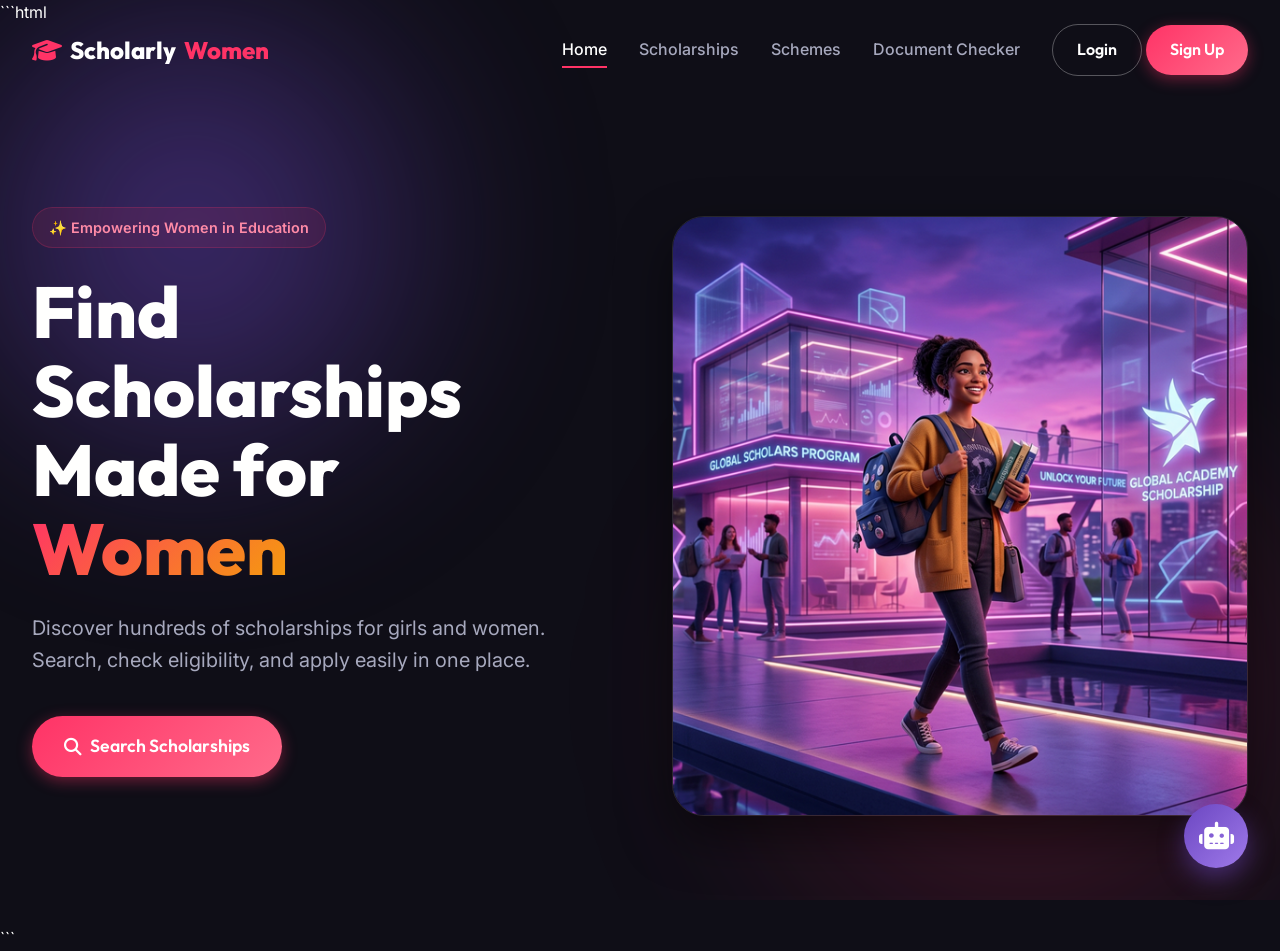
<file: scholarship_platform/index.html>
```html
<!DOCTYPE html>
<html lang="en">

<head>
<meta charset="UTF-8">
<meta name="viewport" content="width=device-width, initial-scale=1.0">

<title>ScholarlyWomen - Find Scholarships Made for Women</title>

<meta name="description" content="Discover hundreds of scholarships for girls and women.">

<link rel="preconnect" href="https://fonts.googleapis.com">
<link rel="preconnect" href="https://fonts.gstatic.com" crossorigin>

<link href="https://fonts.googleapis.com/css2?family=Outfit:wght@300;400;600;700;800&family=Inter:wght@400;500;600&display=swap" rel="stylesheet">

<link rel="stylesheet" href="https://cdnjs.cloudflare.com/ajax/libs/font-awesome/6.4.0/css/all.min.css">

<link rel="stylesheet" href="style.css">

</head>


<body>

<div class="blob-background">
<div class="blob shape-1"></div>
<div class="blob shape-2"></div>
<div class="blob shape-3"></div>
</div>



<!-- NAVBAR -->

<nav class="navbar">

<div class="container nav-container">

<a href="#" class="logo">
<i class="fa-solid fa-graduation-cap"></i>
Scholarly<span>Women</span>
</a>

<div class="nav-links">

<a href="index.html" class="active">Home</a>
<a href="search.html">Scholarships</a>
<a href="schemes.html">Schemes</a>
<a href="document-checker.html">Document Checker</a>

<span id="auth-area"></span>

</div>

</div>

</nav>



<!-- HERO SECTION -->

<section class="hero">

<div class="container hero-container">


<!-- HERO TEXT -->

<div class="hero-content">

<div class="badge-wrapper">
<span class="badge">✨ Empowering Women in Education</span>
</div>

<h1 class="hero-headline">
Find Scholarships<br>
Made for <span class="highlight">Women</span>
</h1>

<p class="hero-subtext">
Discover hundreds of scholarships for girls and women.
Search, check eligibility, and apply easily in one place.
</p>


<div class="hero-actions">

<a href="search.html" class="btn btn-primary btn-large">
<i class="fa-solid fa-search"></i> Search Scholarships
</a>


</div>

</div>



<!-- HERO IMAGE -->

<div class="hero-image-wrapper">

<div class="image-showcase">

<img src="assets/hero_image.png"
alt="Empowered woman student smiling"
class="main-image">

</div>

</div>


</div>

</section>



<!-- CHATBOT BUTTON -->

<button class="ai-chatbot-btn bubble-animation">
<i class="fa-solid fa-robot"></i>
</button>



<script src="script.js"></script>


<script>

const user = JSON.parse(localStorage.getItem("user"));
const authArea = document.getElementById("auth-area");

if(user){

authArea.innerHTML = `
<a href="#" class="btn btn-outline">
<i class="fa-solid fa-user"></i> ${user.name}
</a>

<a href="#" onclick="logout()" class="btn btn-primary">
Logout
</a>
`;

}else{

authArea.innerHTML = `
<a href="login.html" class="btn btn-outline">Login</a>
<a href="signup.html" class="btn btn-primary">Sign Up</a>
`;

}

function logout(){

localStorage.removeItem("user");
window.location.reload();

}

</script>


</body>
</html>
```
</file>
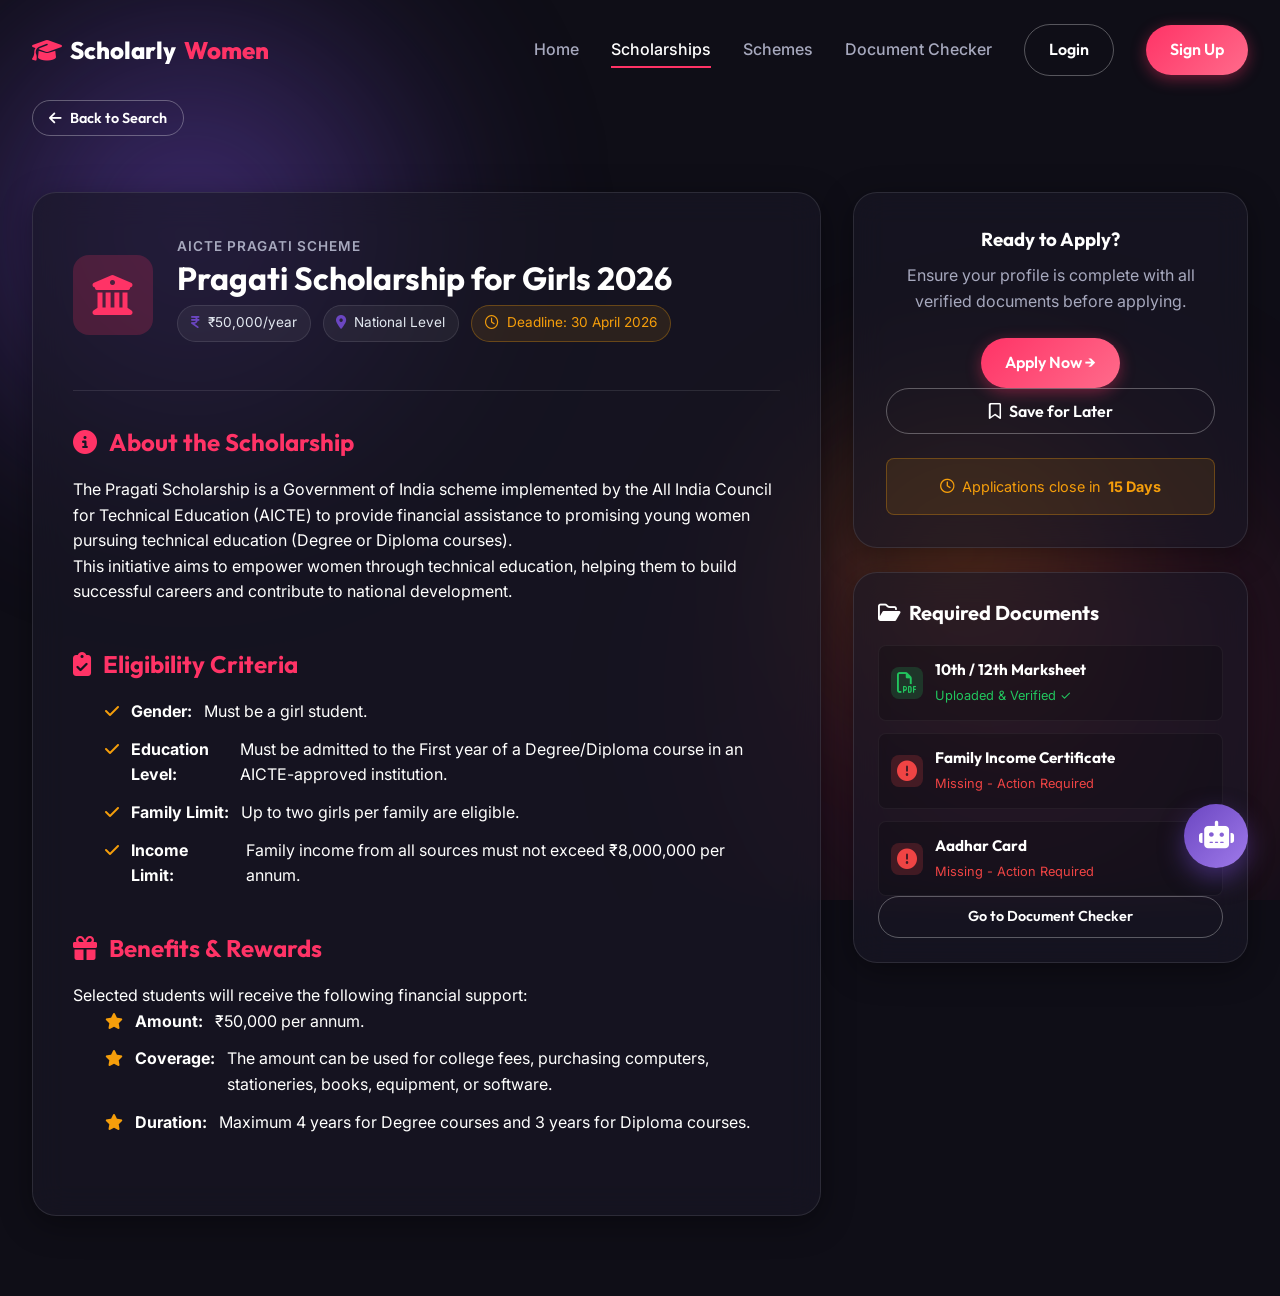
<file: scholarship_platform/details.html>
<!DOCTYPE html>
<html lang="en">
<head>
    <meta charset="UTF-8">
    <meta name="viewport" content="width=device-width, initial-scale=1.0">
    <title>Scholarship Details - ScholarlyWomen</title>
    <link rel="preconnect" href="https://fonts.googleapis.com">
    <link rel="preconnect" href="https://fonts.gstatic.com" crossorigin>
    <link href="https://fonts.googleapis.com/css2?family=Outfit:wght@300;400;600;700;800&family=Inter:wght@400;500;600&display=swap" rel="stylesheet">
    <link rel="stylesheet" href="https://cdnjs.cloudflare.com/ajax/libs/font-awesome/6.4.0/css/all.min.css">
    <link rel="stylesheet" href="style.css">
</head>
<body>
    <div class="blob-background">
        <div class="blob shape-1"></div>
        <div class="blob shape-2"></div>
        <div class="blob shape-3"></div>
    </div>

    <!-- Navigation -->
    <nav class="navbar scrolled">
        <div class="container nav-container">
            <a href="index.html" class="logo">
                <i class="fa-solid fa-graduation-cap"></i>
                Scholarly<span>Women</span>
            </a>
            <div class="nav-links">
                <a href="index.html">Home</a>
                <a href="search.html" class="active">Scholarships</a>
                <a href="schemes.html">Schemes</a>
                <a href="document-checker.html">Document Checker</a>
                <a href="login.html" class="btn btn-outline">Login</a>
                <a href="signup.html" class="btn btn-primary">Sign Up</a>
            </div>
        </div>
    </nav>

    <!-- Scholarship Details Container -->
    <main class="container details-page-container mt-100">
        <button class="btn btn-outline back-btn" onclick="history.back()"><i class="fa-solid fa-arrow-left"></i> Back to Search</button>

        <div class="details-grid mt-4">
            <!-- Left Column: Main Content -->
            <div class="details-main glass-panel">
                <div class="details-header">
                    <div class="provider-logo large" style="background: rgba(255, 51, 102, 0.2); color: var(--primary);">
                        <i class="fa-solid fa-building-columns"></i>
                    </div>
                    <div>
                        <span class="provider-name">AICTE Pragati Scheme</span>
                        <h1 class="details-title">Pragati Scholarship for Girls 2026</h1>
                        <div class="tags mt-2">
                            <span class="tag"><i class="fa-solid fa-indian-rupee-sign"></i> ₹50,000/year</span>
                            <span class="tag"><i class="fa-solid fa-location-dot"></i> National Level</span>
                            <span class="tag tag-urgent"><i class="fa-regular fa-clock"></i> Deadline: 30 April 2026</span>
                        </div>
                    </div>
                </div>

                <hr class="divider">

                <section class="details-section">
                    <h2><i class="fa-solid fa-circle-info"></i> About the Scholarship</h2>
                    <p>The Pragati Scholarship is a Government of India scheme implemented by the All India Council for Technical Education (AICTE) to provide financial assistance to promising young women pursuing technical education (Degree or Diploma courses).</p>
                    <p>This initiative aims to empower women through technical education, helping them to build successful careers and contribute to national development.</p>
                </section>

                <section class="details-section">
                    <h2><i class="fa-solid fa-clipboard-check"></i> Eligibility Criteria</h2>
                    <ul class="styled-list">
                        <li><i class="fa-solid fa-check"></i> <strong>Gender:</strong> Must be a girl student.</li>
                        <li><i class="fa-solid fa-check"></i> <strong>Education Level:</strong> Must be admitted to the First year of a Degree/Diploma course in an AICTE-approved institution.</li>
                        <li><i class="fa-solid fa-check"></i> <strong>Family Limit:</strong> Up to two girls per family are eligible.</li>
                        <li><i class="fa-solid fa-check"></i> <strong>Income Limit:</strong> Family income from all sources must not exceed ₹8,000,000 per annum.</li>
                    </ul>
                </section>

                <section class="details-section">
                    <h2><i class="fa-solid fa-gift"></i> Benefits & Rewards</h2>
                    <p>Selected students will receive the following financial support:</p>
                    <ul class="styled-list">
                        <li><i class="fa-solid fa-star"></i> <strong>Amount:</strong> ₹50,000 per annum.</li>
                        <li><i class="fa-solid fa-star"></i> <strong>Coverage:</strong> The amount can be used for college fees, purchasing computers, stationeries, books, equipment, or software.</li>
                        <li><i class="fa-solid fa-star"></i> <strong>Duration:</strong> Maximum 4 years for Degree courses and 3 years for Diploma courses.</li>
                    </ul>
                </section>
            </div>

            <!-- Right Column: Action Panel -->
            <div class="details-sidebar">
                <div class="action-card glass-panel text-center">
                    <h3 class="mb-2">Ready to Apply?</h3>
                    <p class="text-muted mb-4">Ensure your profile is complete with all verified documents before applying.</p>
                    
                    <a href="https://scholarships.gov.in/" target="_blank" class="btn btn-primary">
Apply Now →
</a>
                    
                    <button class="btn btn-outline w-100 mb-4">
                        <i class="fa-regular fa-bookmark"></i> Save for Later
                    </button>

                    <div class="deadline-countdown warning-box">
                        <i class="fa-regular fa-clock"></i> Applications close in <strong>15 Days</strong>
                    </div>
                </div>

                <div class="documents-card glass-panel mt-4">
                    <h3><i class="fa-regular fa-folder-open"></i> Required Documents</h3>
                    <ul class="doc-list">
                        <li class="doc-item status-ok">
                            <div class="doc-icon"><i class="fa-regular fa-file-pdf"></i></div>
                            <div class="doc-info">
                                <h5>10th / 12th Marksheet</h5>
                                <span>Uploaded & Verified ✓</span>
                            </div>
                        </li>
                        <li class="doc-item status-missing">
                            <div class="doc-icon"><i class="fa-solid fa-circle-exclamation"></i></div>
                            <div class="doc-info">
                                <h5>Family Income Certificate</h5>
                                <span>Missing - Action Required</span>
                            </div>
                        </li>
                        <li class="doc-item status-missing">
                            <div class="doc-icon"><i class="fa-solid fa-circle-exclamation"></i></div>
                            <div class="doc-info">
                                <h5>Aadhar Card</h5>
                                <span>Missing - Action Required</span>
                            </div>
                        </li>
                    </ul>
                    <a href="document-checker.html" class="btn btn-outline w-100 mt-3 btn-small">Go to Document Checker</a>
                </div>
            </div>
        </div>
    </main>

    <!-- AI Chatbot (Re-used) -->
    <button class="ai-chatbot-btn" aria-label="AI Chatbot" title="Scholarship AI Guide">
        <i class="fa-solid fa-robot"></i>
    </button>
    <div class="ai-chatbot-panel glass-panel hidden">
        <div class="chatbot-header">
            <h4><i class="fa-solid fa-robot"></i> Scholarly AI Guide</h4>
            <button class="close-chatbot"><i class="fa-solid fa-xmark"></i></button>
        </div>
        <div class="chatbot-messages">
            <div class="message bot">
                Checking out the Pragati Scheme? I can answer any questions you have about the eligibility criteria for this specific scholarship!
            </div>
        </div>
        <div class="chatbot-input">
            <input type="text" placeholder="Type your question..." aria-label="Ask AI Chatbot">
            <button class="send-btn"><i class="fa-solid fa-paper-plane"></i></button>
        </div>
    </div>
    
    <script src="script.js"></script>
</body>
</html>
</file>
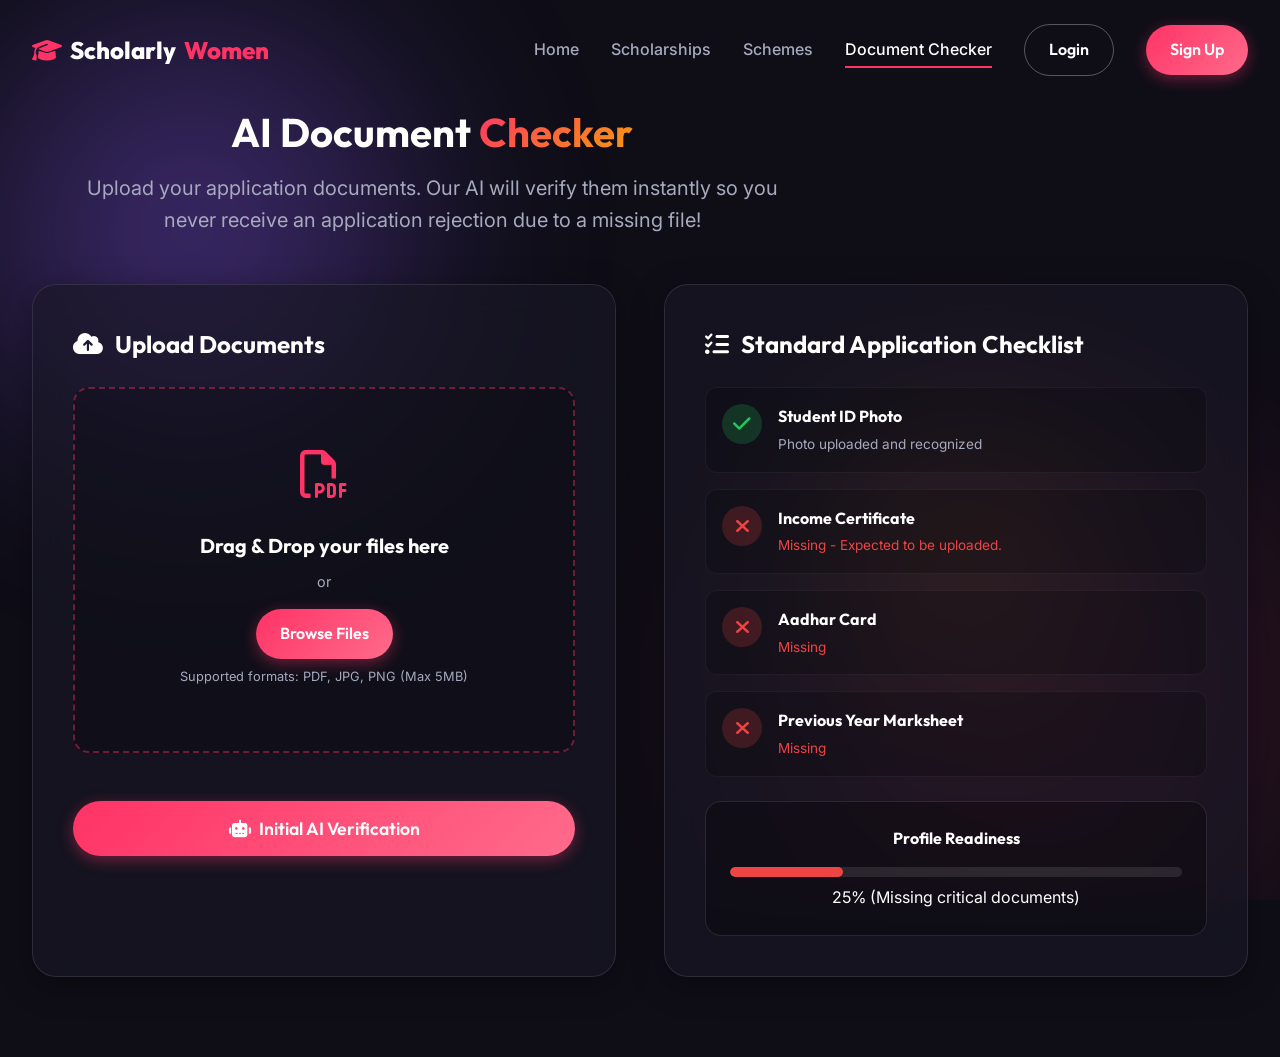
<file: scholarship_platform/document-checker.html>
<!DOCTYPE html>
<html lang="en">
<head>
    <meta charset="UTF-8">
    <meta name="viewport" content="width=device-width, initial-scale=1.0">
    <title>AI Document Checker - ScholarlyWomen</title>
    <link rel="preconnect" href="https://fonts.googleapis.com">
    <link rel="preconnect" href="https://fonts.gstatic.com" crossorigin>
    <link href="https://fonts.googleapis.com/css2?family=Outfit:wght@300;400;600;700;800&family=Inter:wght@400;500;600&display=swap" rel="stylesheet">
    <link rel="stylesheet" href="https://cdnjs.cloudflare.com/ajax/libs/font-awesome/6.4.0/css/all.min.css">
    <link rel="stylesheet" href="style.css">
</head>
<body>
    <div class="blob-background">
        <div class="blob shape-1"></div>
        <div class="blob shape-2"></div>
        <div class="blob shape-3"></div>
    </div>

    <!-- Navigation -->
    <nav class="navbar scrolled">
        <div class="container nav-container">
            <a href="index.html" class="logo">
                <i class="fa-solid fa-graduation-cap"></i>
                Scholarly<span>Women</span>
            </a>
            <div class="nav-links">
                <a href="index.html">Home</a>
                <a href="search.html">Scholarships</a>
                <a href="schemes.html">Schemes</a>
                <a href="document-checker.html" class="active">Document Checker</a>
                <a href="login.html" class="btn btn-outline">Login</a>
                <a href="signup.html" class="btn btn-primary">Sign Up</a>
            </div>
        </div>
    </nav>

    <!-- Document Checker Section -->
    <main class="container document-page-container mt-100">
        <div class="doc-header text-center">
            <h1 class="page-title">AI Document <span class="highlight">Checker</span></h1>
            <p class="hero-subtext mx-auto">Upload your application documents. Our AI will verify them instantly so you never receive an application rejection due to a missing file!</p>
        </div>

        <div class="doc-grid">
            <!-- Left Panel: Drag & Drop Uploader -->
            <div class="upload-panel glass-panel">
                <h3><i class="fa-solid fa-cloud-arrow-up"></i> Upload Documents</h3>
                
                <div class="drag-drop-zone" id="drop-zone">
                    <div class="upload-icon-wrapper bubble-animation">
                        <i class="fa-regular fa-file-pdf"></i>
                    </div>
                    <h4>Drag & Drop your files here</h4>
                    <p>or</p>
                    <label class="btn btn-primary">
                        Browse Files
                        <input type="file" multiple accept=".pdf,.jpg,.jpeg,.png" style="display: none;" id="file-input">
                    </label>
                    <p class="file-hint mt-2">Supported formats: PDF, JPG, PNG (Max 5MB)</p>
                </div>

                <div class="uploaded-files mt-4" id="file-list">
                    <!-- Files will appear here -->
                </div>
                
                <button class="btn btn-primary btn-large w-100 mt-4" id="verify-btn"><i class="fa-solid fa-robot"></i> Initial AI Verification</button>
            </div>

            <!-- Right Panel: Checklist / Status -->
            <div class="status-panel glass-panel">
                <h3><i class="fa-solid fa-list-check"></i> Standard Application Checklist</h3>
                
                <div class="checklist mt-4">
                    <div class="check-item verified">
                        <div class="check-icon"><i class="fa-solid fa-check"></i></div>
                        <div class="check-details">
                            <h4>Student ID Photo</h4>
                            <p>Photo uploaded and recognized</p>
                        </div>
                    </div>

                    <div class="check-item missing" id="status-income">
                        <div class="check-icon"><i class="fa-solid fa-xmark"></i></div>
                        <div class="check-details">
                            <h4>Income Certificate</h4>
                            <p class="status-text text-danger">Missing - Expected to be uploaded.</p>
                        </div>
                    </div>

                    <div class="check-item missing" id="status-aadhar">
                        <div class="check-icon"><i class="fa-solid fa-xmark"></i></div>
                        <div class="check-details">
                            <h4>Aadhar Card</h4>
                            <p class="status-text text-danger">Missing</p>
                        </div>
                    </div>

                    <div class="check-item missing" id="status-marksheet">
                        <div class="check-icon"><i class="fa-solid fa-xmark"></i></div>
                        <div class="check-details">
                            <h4>Previous Year Marksheet</h4>
                            <p class="status-text text-danger">Missing</p>
                        </div>
                    </div>
                </div>

                <div class="readiness-score mt-4 text-center">
                    <h4>Profile Readiness</h4>
                    <div class="progress-bar-container">
                        <div class="progress-fill warning" style="width: 25%" id="readiness-bar"></div>
                    </div>
                    <p class="mt-2" id="readiness-text">25% (Missing critical documents)</p>
                </div>
            </div>
        </div>
    </main>

    <script src="script.js"></script>
</body>
</html>
</file>
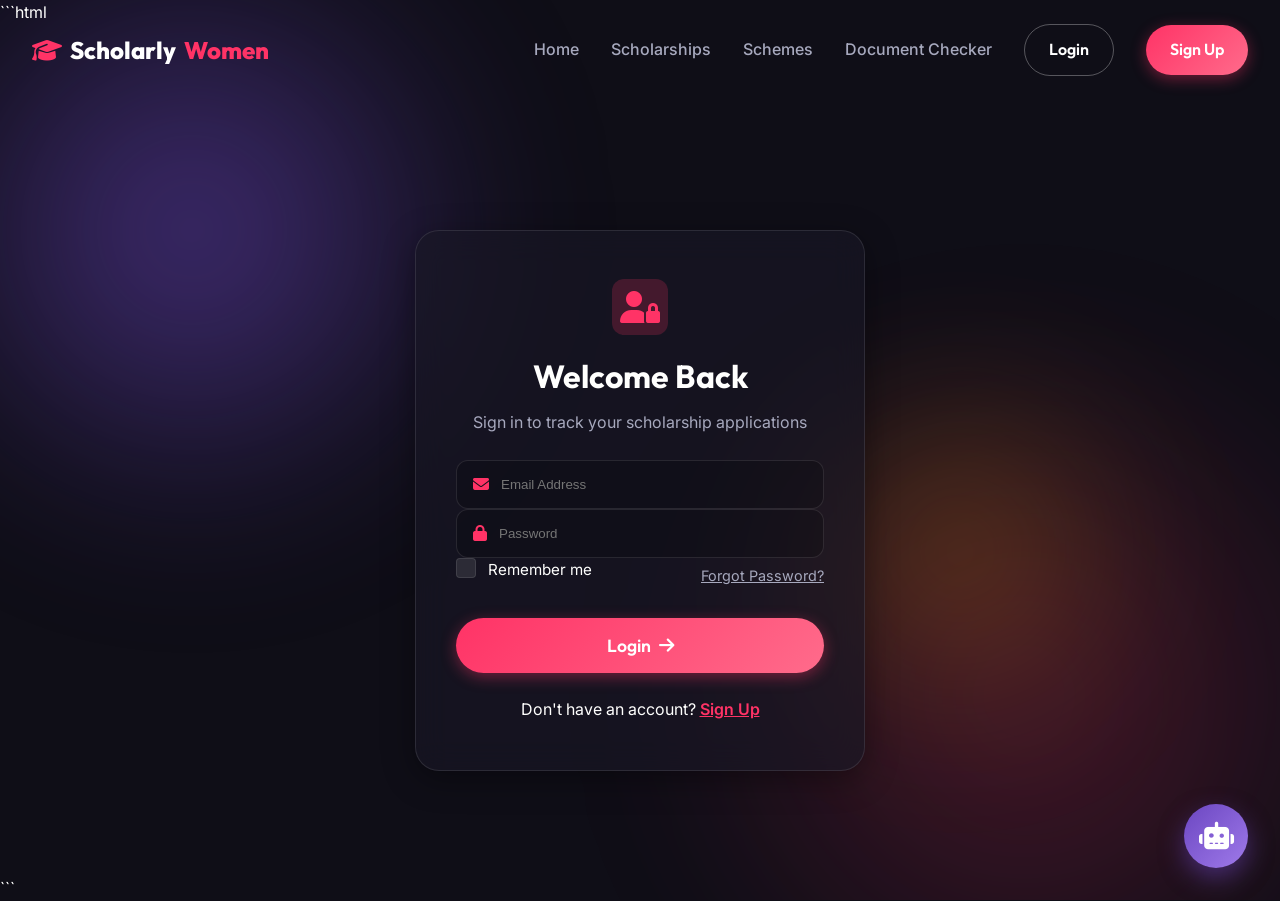
<file: scholarship_platform/login.html>
```html
<!DOCTYPE html>
<html lang="en">
<head>
<meta charset="UTF-8">
<meta name="viewport" content="width=device-width, initial-scale=1.0">

<title>Login - ScholarlyWomen</title>

<link rel="preconnect" href="https://fonts.googleapis.com">
<link rel="preconnect" href="https://fonts.gstatic.com" crossorigin>

<link href="https://fonts.googleapis.com/css2?family=Outfit:wght@300;400;600;700;800&family=Inter:wght@400;500;600&display=swap" rel="stylesheet">

<link rel="stylesheet" href="https://cdnjs.cloudflare.com/ajax/libs/font-awesome/6.4.0/css/all.min.css">

<link rel="stylesheet" href="style.css">

</head>

<body>

<div class="blob-background">
<div class="blob shape-1"></div>
<div class="blob shape-2"></div>
<div class="blob shape-3"></div>
</div>


<!-- Navigation -->

<nav class="navbar scrolled">

<div class="container nav-container">

<a href="index.html" class="logo">
<i class="fa-solid fa-graduation-cap"></i>
Scholarly<span>Women</span>
</a>

<div class="nav-links">
<a href="index.html">Home</a>
<a href="search.html">Scholarships</a>
<a href="schemes.html">Schemes</a>
<a href="document-checker.html">Document Checker</a>

<a href="login.html" class="btn btn-outline active">Login</a>
<a href="signup.html" class="btn btn-primary">Sign Up</a>
</div>

</div>

</nav>



<!-- Login Section -->

<main class="container login-container mt-100">

<div class="login-wrapper">

<div class="glass-panel login-panel">

<div class="text-center mb-4">

<div class="provider-logo mx-auto mb-3" style="background: rgba(255, 51, 102, 0.2); color: var(--primary); font-size: 2rem;">
<i class="fa-solid fa-user-lock"></i>
</div>

<h2>Welcome Back</h2>
<p class="text-muted">Sign in to track your scholarship applications</p>

</div>



<form class="login-form" id="loginForm">

<div id="login-alert" class="warning-box mb-3" style="display:none;"></div>


<div class="input-group">

<i class="fa-solid fa-envelope"></i>

<input type="email" id="login-email" placeholder="Email Address" required>

</div>



<div class="input-group mt-3">

<i class="fa-solid fa-lock"></i>

<input type="password" id="login-password" placeholder="Password" required>

</div>



<div class="login-options mt-3">

<label class="custom-checkbox">

<input type="checkbox">

<span class="checkmark"></span> Remember me

</label>

<a href="#" class="forgot-password">Forgot Password?</a>

</div>



<button type="submit" class="btn btn-primary btn-large w-100 mt-4">

Login <i class="fa-solid fa-arrow-right"></i>

</button>



<div class="text-center mt-4">

<p>Don't have an account?

<a href="signup.html" style="color: var(--primary); font-weight:600;">
Sign Up
</a>

</p>

</div>

</form>

</div>

</div>

</main>



<!-- Chatbot -->

<button class="ai-chatbot-btn bubble-animation">
<i class="fa-solid fa-robot"></i>
</button>



<script src="script.js"></script>



<script>

document.getElementById("loginForm").addEventListener("submit", function(e){

e.preventDefault();

const email = document.getElementById("login-email").value;
const password = document.getElementById("login-password").value;


fetch("http://127.0.0.1:5000/api/login",{

method:"POST",

headers:{
"Content-Type":"application/json"
},

body:JSON.stringify({
email:email,
password:password
})

})

.then(response=>response.json())

.then(data=>{

if(data.success){

localStorage.setItem("user",JSON.stringify(data.user));

window.location.href="index.html";

}

else{

document.getElementById("login-alert").style.display="block";

document.getElementById("login-alert").innerText=data.message;

}

})

.catch(error=>{

console.log(error);

});

});

</script>

</body>
</html>
```
</file>
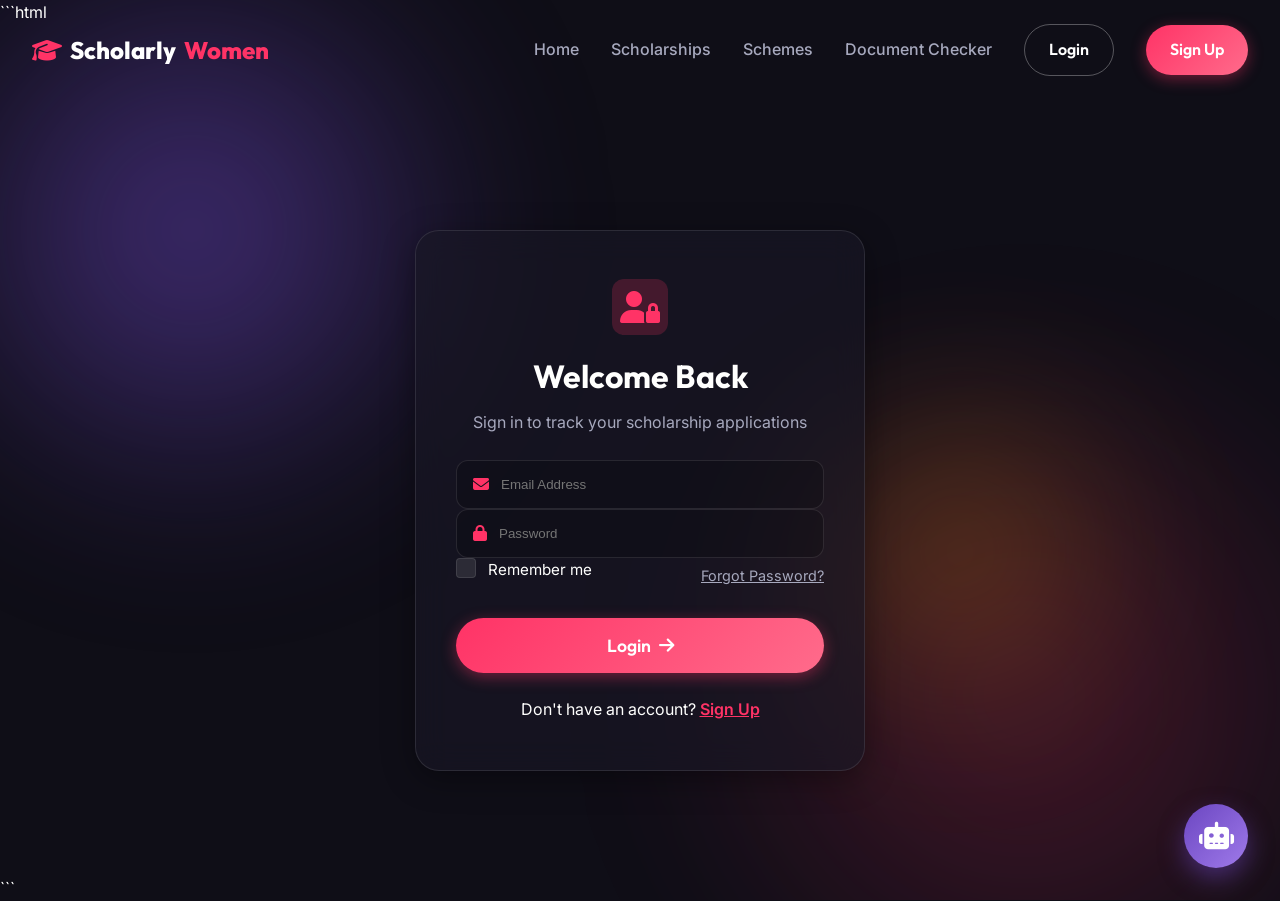
<file: scholarship_platform/profile.html>
<!DOCTYPE html>
<html>
<head>
<title>Profile</title>
<link rel="stylesheet" href="style.css">
</head>

<body>

<h2>My Profile</h2>

<p>Name: <span id="name"></span></p>
<p>Email: <span id="email"></span></p>

<button onclick="logout()">Logout</button>

<script>

const user = JSON.parse(localStorage.getItem("user"));

if(user){
document.getElementById("name").textContent = user.name;
document.getElementById("email").textContent = user.email;
}
else{
window.location.href="login.html";
}

function logout(){
localStorage.removeItem("user");
window.location.href="login.html";
}

</script>

</body>
</html>
</file>
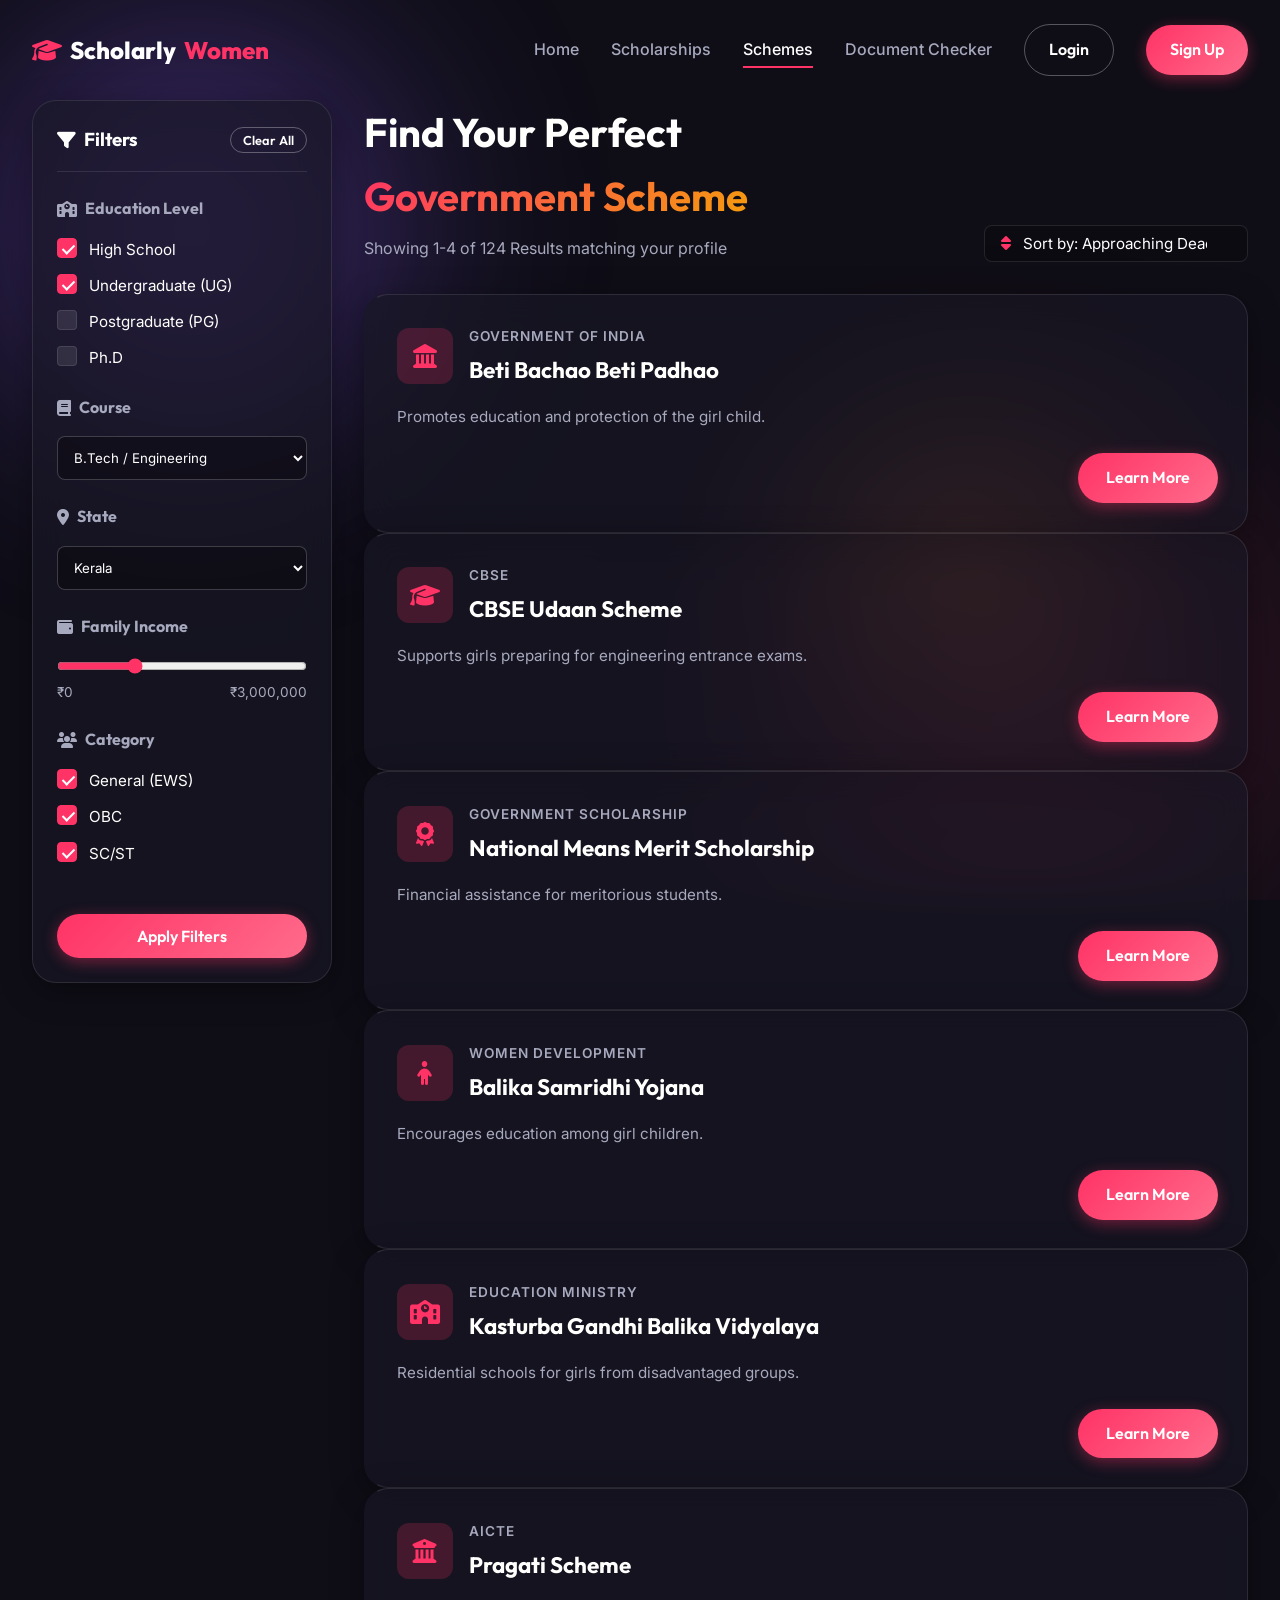
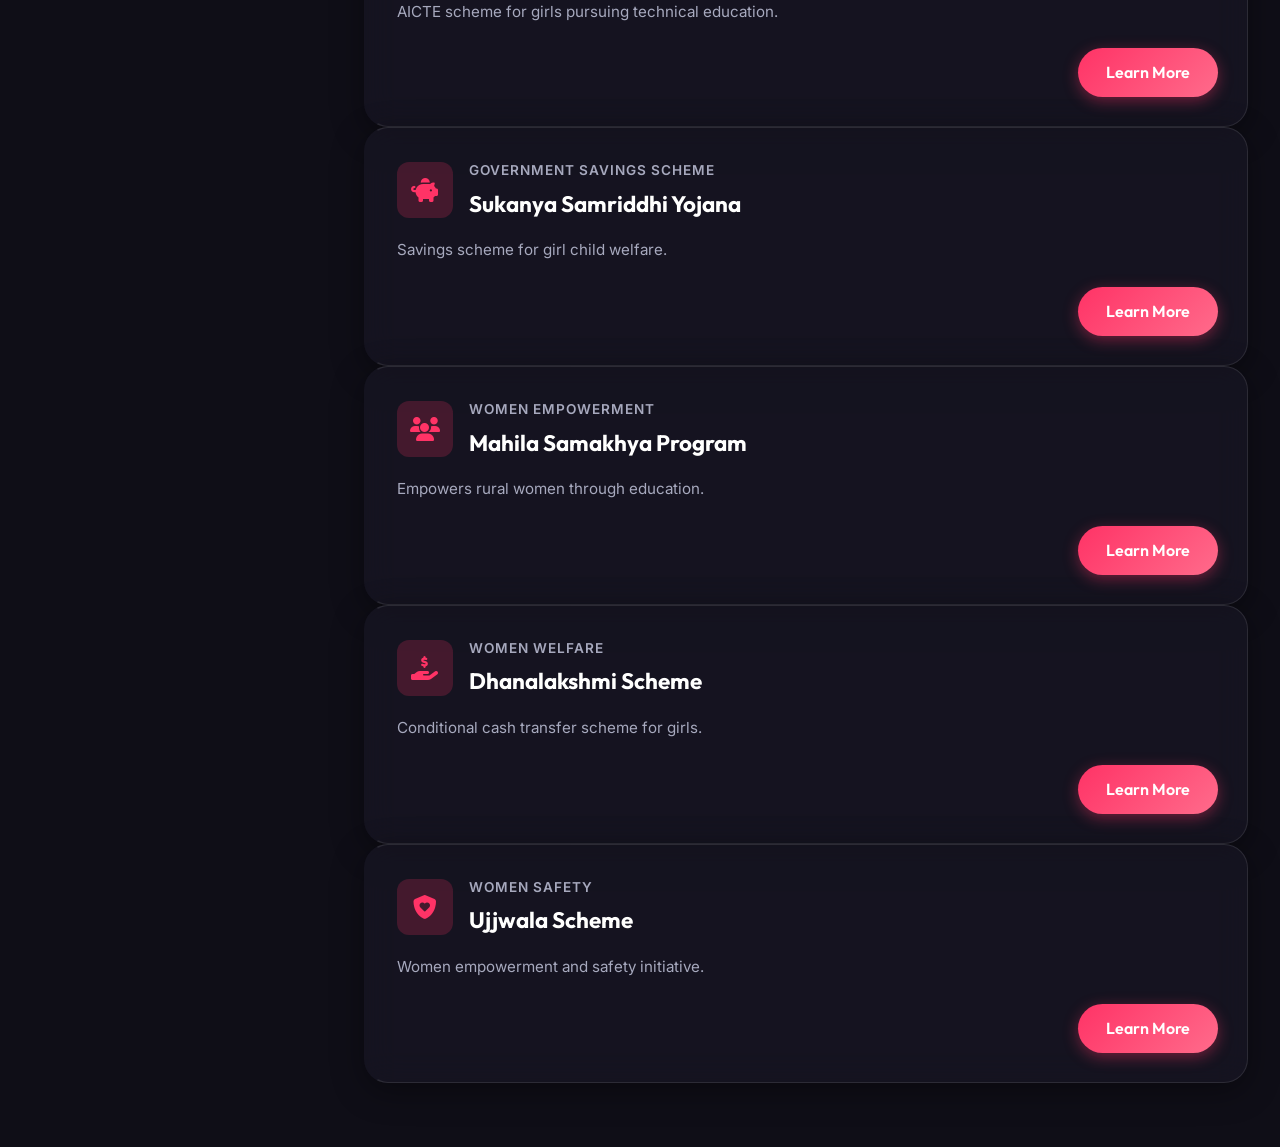
<file: scholarship_platform/schemes.html>
<!DOCTYPE html>
<html lang="en">
<head>
    <meta charset="UTF-8">
    <meta name="viewport" content="width=device-width, initial-scale=1.0">
    <title>Government Schemes - ScholarlyWomen</title>
    <link rel="preconnect" href="https://fonts.googleapis.com">
    <link rel="preconnect" href="https://fonts.gstatic.com" crossorigin>
    <link href="https://fonts.googleapis.com/css2?family=Outfit:wght@300;400;600;700;800&family=Inter:wght@400;500;600&display=swap" rel="stylesheet">
    <link rel="stylesheet" href="https://cdnjs.cloudflare.com/ajax/libs/font-awesome/6.4.0/css/all.min.css">
    <link rel="stylesheet" href="style.css">
</head>
<body>
    <div class="blob-background">
        <div class="blob shape-1"></div>
        <div class="blob shape-2"></div>
        <div class="blob shape-3"></div>
    </div>

    <!-- Navigation -->
    <nav class="navbar scrolled">
        <div class="container nav-container">
            <a href="index.html" class="logo">
                <i class="fa-solid fa-graduation-cap"></i>
                Scholarly<span>Women</span>
            </a>
            <div class="nav-links">
                <a href="index.html">Home</a>
                <a href="search.html">Scholarships</a>
                <a href="schemes.html" class="active">Schemes</a>
                <a href="document-checker.html">Document Checker</a>
                <a href="login.html" class="btn btn-outline">Login</a>
                <a href="signup.html" class="btn btn-primary">Sign Up</a>
            </div>
        </div>
    </nav>

    <!-- Search Page Layout -->
    <main class="container search-page-container">
        
        <!-- Sidebar Filters -->
        <aside class="filters-sidebar glass-panel">
            <div class="filter-header">
                <h3><i class="fa-solid fa-filter"></i> Filters</h3>
                <button class="btn btn-outline btn-clear">Clear All</button>
            </div>

            <div class="filter-group">
                <h4><i class="fa-solid fa-school"></i> Education Level</h4>
                <label class="custom-checkbox">
                    <input type="checkbox" checked>
                    <span class="checkmark"></span> High School
                </label>
                <label class="custom-checkbox">
                    <input type="checkbox" checked>
                    <span class="checkmark"></span> Undergraduate (UG)
                </label>
                <label class="custom-checkbox">
                    <input type="checkbox">
                    <span class="checkmark"></span> Postgraduate (PG)
                </label>
                <label class="custom-checkbox">
                    <input type="checkbox">
                    <span class="checkmark"></span> Ph.D
                </label>
            </div>

            <div class="filter-group">
                <h4><i class="fa-solid fa-book"></i> Course</h4>
                <select class="filter-select" aria-label="Course Filter">
                    <option value="all">All Courses</option>
                    <option value="btech" selected>B.Tech / Engineering</option>
                    <option value="medical">Medical / MBBS</option>
                    <option value="arts">Arts & Humanities</option>
                    <option value="science">B.Sc / Science</option>
                </select>
            </div>

            <div class="filter-group">
                <h4><i class="fa-solid fa-location-dot"></i> State</h4>
                <select class="filter-select" aria-label="State Filter">
                    <option value="all">All States</option>
                    <option value="kerala" selected>Kerala</option>
                    <option value="delhi">Delhi</option>
                    <option value="maharashtra">Maharashtra</option>
                    <option value="karnataka">Karnataka</option>
                </select>
            </div>

            <div class="filter-group">
                <h4><i class="fa-solid fa-wallet"></i> Family Income</h4>
                <input type="range" min="0" max="1000000" step="50000" value="300000" class="range-slider" id="incomeRange">
                <div class="range-values">
                    <span>₹0</span>
                    <span id="incomeValue">₹3,000,000</span>
                </div>
            </div>

            <div class="filter-group">
                <h4><i class="fa-solid fa-users"></i> Category</h4>
                <label class="custom-checkbox">
                    <input type="checkbox" checked>
                    <span class="checkmark"></span> General (EWS)
                </label>
                <label class="custom-checkbox">
                    <input type="checkbox" checked>
                    <span class="checkmark"></span> OBC
                </label>
                <label class="custom-checkbox">
                    <input type="checkbox" checked>
                    <span class="checkmark"></span> SC/ST
                </label>
            </div>
            
            <button class="btn btn-primary w-100 mt-4">Apply Filters</button>
        </aside>

        <!-- Main Content: Scholarship List -->
        <section class="scholarship-results">
            <div class="results-header">
                <div>
                    <h1 class="page-title">Find Your Perfect <span class="highlight">Government Scheme</span></h1>
                    <p class="results-count">Showing 1-4 of 124 Results matching your profile</p>
                </div>
                <div class="sort-by input-group">
                    <i class="fa-solid fa-sort"></i>
                    <select aria-label="Sort">
                        <option value="deadline">Sort by: Approaching Deadline</option>
                        <option value="amount">Sort by: Highest Amount</option>
                        <option value="newest">Sort by: Newly Added</option>
                    </select>
                </div>
            </div>

<!-- Card 1 -->
<div class="scholarship-card glass-panel">
<div class="card-header">
<div class="provider-info">
<div class="provider-logo"><i class="fa-solid fa-landmark"></i></div>
<div>
<span class="provider-name">Government of India</span>
<h3>Beti Bachao Beti Padhao</h3>
</div>
</div>
</div>

<p class="card-desc">
Promotes education and protection of the girl child.
</p>

<div class="card-footer">
<a href="https://wcd.nic.in/bbbp-schemes" target="_blank" class="btn btn-primary">
Learn More
</a>
</div>
</div>


<!-- Card 2 -->
<div class="scholarship-card glass-panel">
<div class="card-header">
<div class="provider-info">
<div class="provider-logo"><i class="fa-solid fa-graduation-cap"></i></div>
<div>
<span class="provider-name">CBSE</span>
<h3>CBSE Udaan Scheme</h3>
</div>
</div>
</div>

<p class="card-desc">
Supports girls preparing for engineering entrance exams.
</p>

<div class="card-footer">
<a href="https://cbseacademic.nic.in/udaan/" target="_blank" class="btn btn-primary">
Learn More
</a>
</div>
</div>


<!-- Card 3 -->
<div class="scholarship-card glass-panel">
<div class="card-header">
<div class="provider-info">
<div class="provider-logo"><i class="fa-solid fa-award"></i></div>
<div>
<span class="provider-name">Government Scholarship</span>
<h3>National Means Merit Scholarship</h3>
</div>
</div>
</div>

<p class="card-desc">
Financial assistance for meritorious students.
</p>

<div class="card-footer">
<a href="https://scholarships.gov.in/" target="_blank" class="btn btn-primary">
Learn More
</a>
</div>
</div>


<!-- Card 4 -->
<div class="scholarship-card glass-panel">
<div class="card-header">
<div class="provider-info">
<div class="provider-logo"><i class="fa-solid fa-child"></i></div>
<div>
<span class="provider-name">Women Development</span>
<h3>Balika Samridhi Yojana</h3>
</div>
</div>
</div>

<p class="card-desc">
Encourages education among girl children.
</p>

<div class="card-footer">
<a href="https://wcd.nic.in/" target="_blank" class="btn btn-primary">
Learn More
</a>
</div>
</div>


<!-- Card 5 -->
<div class="scholarship-card glass-panel">
<div class="card-header">
<div class="provider-info">
<div class="provider-logo"><i class="fa-solid fa-school"></i></div>
<div>
<span class="provider-name">Education Ministry</span>
<h3>Kasturba Gandhi Balika Vidyalaya</h3>
</div>
</div>
</div>

<p class="card-desc">
Residential schools for girls from disadvantaged groups.
</p>

<div class="card-footer">
<a href="https://samagra.education.gov.in/" target="_blank" class="btn btn-primary">
Learn More
</a>
</div>
</div>


<!-- Card 6 -->
<div class="scholarship-card glass-panel">
<div class="card-header">
<div class="provider-info">
<div class="provider-logo"><i class="fa-solid fa-building-columns"></i></div>
<div>
<span class="provider-name">AICTE</span>
<h3>Pragati Scheme</h3>
</div>
</div>
</div>

<p class="card-desc">
AICTE scheme for girls pursuing technical education.
</p>

<div class="card-footer">
<a href="https://www.aicte-india.org/" target="_blank" class="btn btn-primary">
Learn More
</a>
</div>
</div>


<!-- Card 7 -->
<div class="scholarship-card glass-panel">
<div class="card-header">
<div class="provider-info">
<div class="provider-logo"><i class="fa-solid fa-piggy-bank"></i></div>
<div>
<span class="provider-name">Government Savings Scheme</span>
<h3>Sukanya Samriddhi Yojana</h3>
</div>
</div>
</div>

<p class="card-desc">
Savings scheme for girl child welfare.
</p>

<div class="card-footer">
<a href="https://www.india.gov.in/" target="_blank" class="btn btn-primary">
Learn More
</a>
</div>
</div>


<!-- Card 8 -->
<div class="scholarship-card glass-panel">
<div class="card-header">
<div class="provider-info">
<div class="provider-logo"><i class="fa-solid fa-users"></i></div>
<div>
<span class="provider-name">Women Empowerment</span>
<h3>Mahila Samakhya Program</h3>
</div>
</div>
</div>

<p class="card-desc">
Empowers rural women through education.
</p>

<div class="card-footer">
<a href="https://education.gov.in/" target="_blank" class="btn btn-primary">
Learn More
</a>
</div>
</div>


<!-- Card 9 -->
<div class="scholarship-card glass-panel">
<div class="card-header">
<div class="provider-info">
<div class="provider-logo"><i class="fa-solid fa-hand-holding-dollar"></i></div>
<div>
<span class="provider-name">Women Welfare</span>
<h3>Dhanalakshmi Scheme</h3>
</div>
</div>
</div>

<p class="card-desc">
Conditional cash transfer scheme for girls.
</p>

<div class="card-footer">
<a href="https://wcd.nic.in/" target="_blank" class="btn btn-primary">
Learn More
</a>
</div>
</div>


<!-- Card 10 -->
<div class="scholarship-card glass-panel">
<div class="card-header">
<div class="provider-info">
<div class="provider-logo"><i class="fa-solid fa-shield-heart"></i></div>
<div>
<span class="provider-name">Women Safety</span>
<h3>Ujjwala Scheme</h3>
</div>
</div>
</div>

<p class="card-desc">
Women empowerment and safety initiative.
</p>

<div class="card-footer">
<a href="https://wcd.nic.in/" target="_blank" class="btn btn-primary">
Learn More
</a>
</div>
</div>
  <script src="script.js"></script>
</body>
</html>
</file>
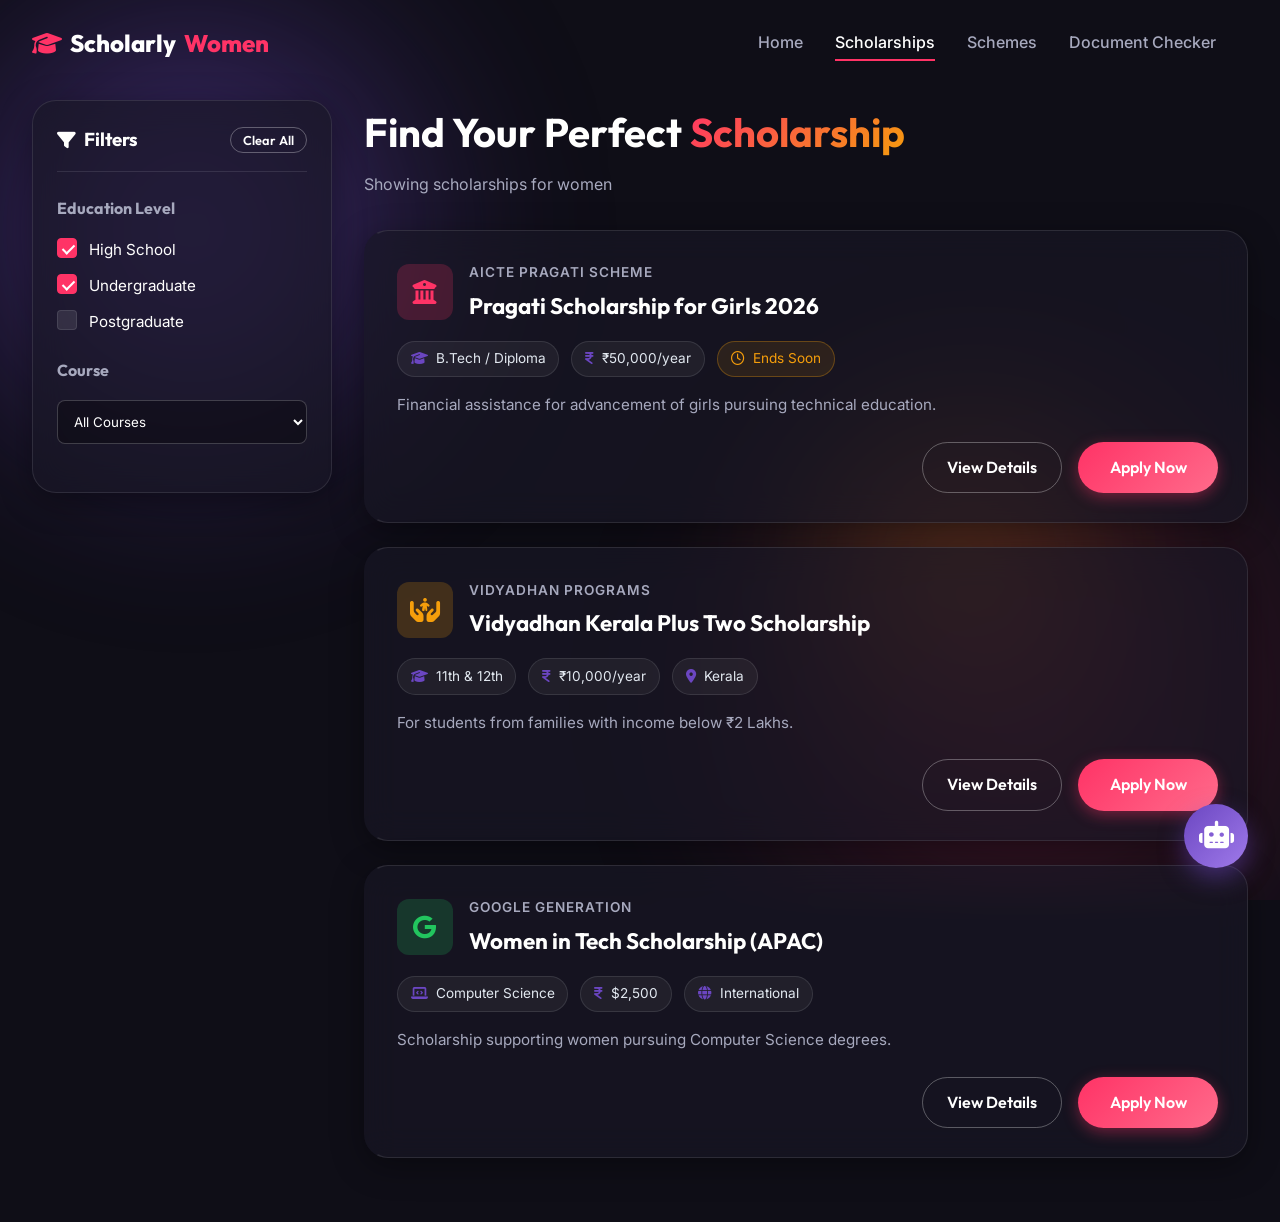
<file: scholarship_platform/search.html>
<!DOCTYPE html>
<html lang="en">
<head>
<meta charset="UTF-8">
<meta name="viewport" content="width=device-width, initial-scale=1.0">
<title>Search Scholarships - ScholarlyWomen</title>

<link rel="preconnect" href="https://fonts.googleapis.com">
<link rel="preconnect" href="https://fonts.gstatic.com" crossorigin>

<link href="https://fonts.googleapis.com/css2?family=Outfit:wght@300;400;600;700;800&family=Inter:wght@400;500;600&display=swap" rel="stylesheet">

<link rel="stylesheet" href="https://cdnjs.cloudflare.com/ajax/libs/font-awesome/6.4.0/css/all.min.css">

<link rel="stylesheet" href="style.css">
</head>

<body>

<div class="blob-background">
<div class="blob shape-1"></div>
<div class="blob shape-2"></div>
<div class="blob shape-3"></div>
</div>

<!-- NAVBAR -->

<nav class="navbar scrolled">

<div class="container nav-container">

<a href="index.html" class="logo">
<i class="fa-solid fa-graduation-cap"></i>
Scholarly<span>Women</span>
</a>

<div class="nav-links">
<a href="index.html">Home</a>
<a href="search.html" class="active">Scholarships</a>
<a href="schemes.html">Schemes</a>
<a href="document-checker.html">Document Checker</a>

<span id="auth-area"></span>
</div>

</div>
</nav>



<!-- SEARCH PAGE -->

<main class="container search-page-container">


<!-- FILTER SIDEBAR -->

<aside class="filters-sidebar glass-panel">

<div class="filter-header">
<h3><i class="fa-solid fa-filter"></i> Filters</h3>
<button class="btn btn-outline btn-clear">Clear All</button>
</div>

<div class="filter-group">
<h4>Education Level</h4>

<label class="custom-checkbox">
<input type="checkbox" class="levelFilter" value="highschool" checked>
<span class="checkmark"></span> High School
</label>

<label class="custom-checkbox">
<input type="checkbox" class="levelFilter" value="undergraduate" checked>
<span class="checkmark"></span> Undergraduate
</label>

<label class="custom-checkbox">
<input type="checkbox" class="levelFilter" value="postgraduate">
<span class="checkmark"></span> Postgraduate
</label>

</div>


<div class="filter-group">
<h4>Course</h4>

<select class="filter-select" id="courseFilter">
<option value="all">All Courses</option>
<option value="btech">B.Tech</option>
<option value="medical">Medical</option>
<option value="science">Science</option>
<option value="arts">Arts</option>
</select>

</div>


</aside>



<!-- SCHOLARSHIP RESULTS -->

<section class="scholarship-results">

<div class="results-header">

<div>
<h1 class="page-title">
Find Your Perfect <span class="highlight">Scholarship</span>
</h1>

<p class="results-count">
Showing scholarships for women
</p>
</div>

</div>



<div class="scholarship-cards" id="scholarshipContainer">

<!-- CARD 1 -->

<div class="scholarship-card glass-panel"
data-level="undergraduate"
data-course="btech">

<div class="card-header">

<div class="provider-info">

<div class="provider-logo">
<i class="fa-solid fa-building-columns"></i>
</div>

<div>
<span class="provider-name">AICTE PRAGATI SCHEME</span>
<h3>Pragati Scholarship for Girls 2026</h3>
</div>

</div>

</div>


<div class="tags">
<span class="tag"><i class="fa-solid fa-graduation-cap"></i> B.Tech / Diploma</span>
<span class="tag"><i class="fa-solid fa-indian-rupee-sign"></i> ₹50,000/year</span>
<span class="tag tag-urgent"><i class="fa-regular fa-clock"></i> Ends Soon</span>
</div>

<p class="card-desc">
Financial assistance for advancement of girls pursuing technical education.
</p>

<div class="card-footer">

<a href="details.html" class="btn btn-outline">
View Details
</a>

<a href="https://scholarships.gov.in/" target="_blank" class="btn btn-primary">
Apply Now
</a>

</div>

</div>



<!-- CARD 2 -->

<div class="scholarship-card glass-panel"
data-level="highschool"
data-course="science">

<div class="card-header">

<div class="provider-info">

<div class="provider-logo" style="background:rgba(245,158,11,0.2);color:#f59e0b;">
<i class="fa-solid fa-hands-holding-child"></i>
</div>

<div>
<span class="provider-name">VIDYADHAN PROGRAMS</span>
<h3>Vidyadhan Kerala Plus Two Scholarship</h3>
</div>

</div>

</div>


<div class="tags">
<span class="tag"><i class="fa-solid fa-graduation-cap"></i> 11th & 12th</span>
<span class="tag"><i class="fa-solid fa-indian-rupee-sign"></i> ₹10,000/year</span>
<span class="tag"><i class="fa-solid fa-location-dot"></i> Kerala</span>
</div>

<p class="card-desc">
For students from families with income below ₹2 Lakhs.
</p>

<div class="card-footer">

<a href="details.html" class="btn btn-outline">
View Details
</a>

<a href="https://www.vidyadhan.org/" target="_blank" class="btn btn-primary">
Apply Now
</a>

</div>

</div>



<!-- CARD 3 -->

<div class="scholarship-card glass-panel"
data-level="undergraduate"
data-course="btech">

<div class="card-header">

<div class="provider-info">

<div class="provider-logo" style="background:rgba(34,197,94,0.2);color:#22c55e;">
<i class="fa-brands fa-google"></i>
</div>

<div>
<span class="provider-name">GOOGLE GENERATION</span>
<h3>Women in Tech Scholarship (APAC)</h3>
</div>

</div>

</div>


<div class="tags">
<span class="tag"><i class="fa-solid fa-laptop-code"></i> Computer Science</span>
<span class="tag"><i class="fa-solid fa-indian-rupee-sign"></i> $2,500</span>
<span class="tag"><i class="fa-solid fa-globe"></i> International</span>
</div>

<p class="card-desc">
Scholarship supporting women pursuing Computer Science degrees.
</p>

<div class="card-footer">

<a href="details.html" class="btn btn-outline">
View Details
</a>

<a href="https://buildyourfuture.withgoogle.com/scholarships/" target="_blank" class="btn btn-primary">
Apply Now
</a>

</div>

</div>

</div>

</section>

</main>


<!-- CHATBOT -->

<button class="ai-chatbot-btn bubble-animation">
<i class="fa-solid fa-robot"></i>
</button>


<script src="script.js"></script>

</body>
</html>
</file>
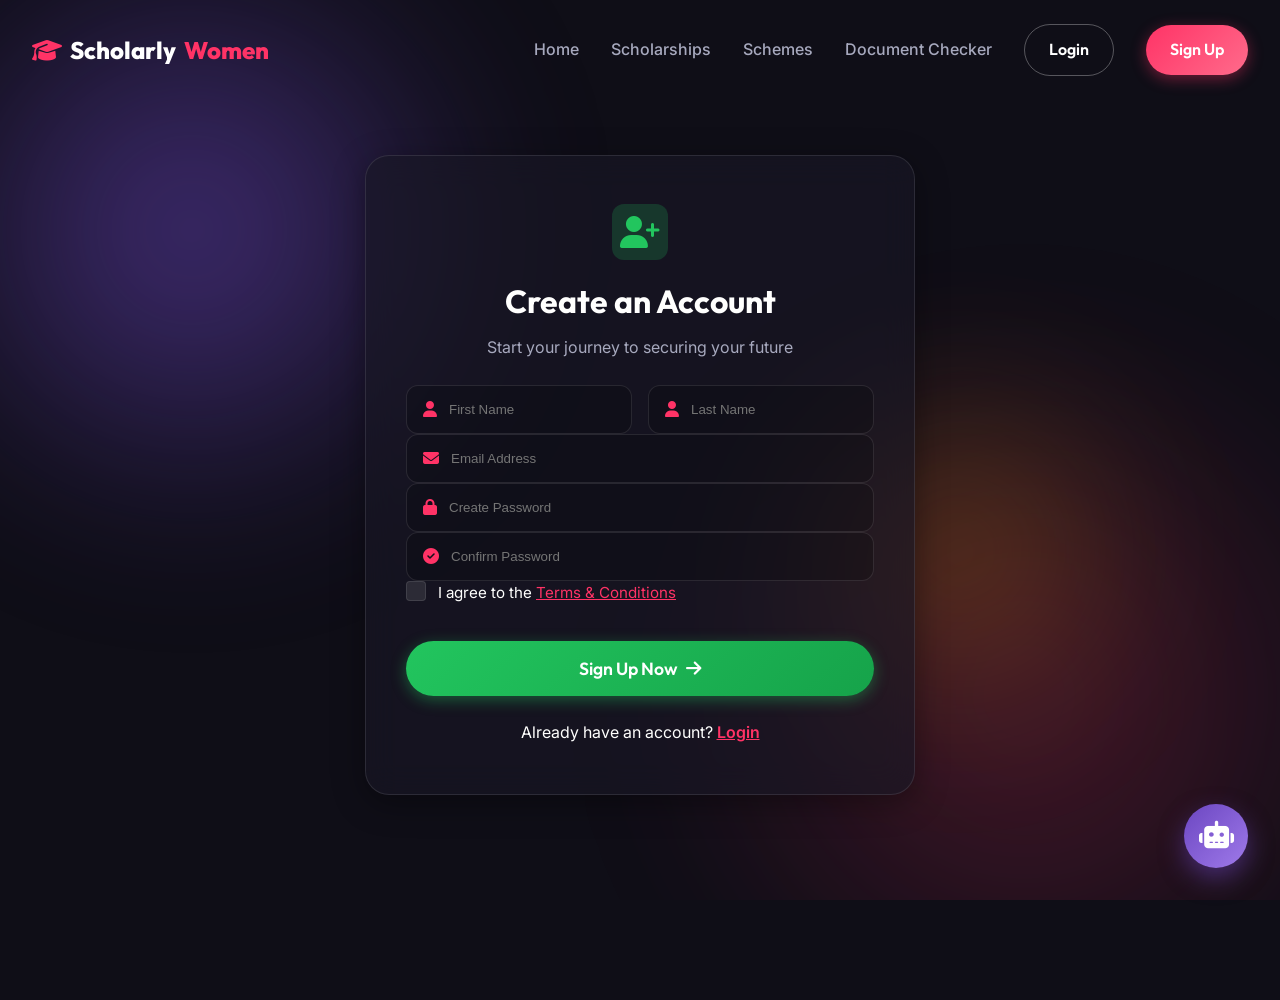
<file: scholarship_platform/signup.html>
<!DOCTYPE html>
<html lang="en">
<head>
    <meta charset="UTF-8">
    <meta name="viewport" content="width=device-width, initial-scale=1.0">
    <title>Sign Up - ScholarlyWomen</title>
    <link rel="preconnect" href="https://fonts.googleapis.com">
    <link rel="preconnect" href="https://fonts.gstatic.com" crossorigin>
    <link href="https://fonts.googleapis.com/css2?family=Outfit:wght@300;400;600;700;800&family=Inter:wght@400;500;600&display=swap" rel="stylesheet">
    <link rel="stylesheet" href="https://cdnjs.cloudflare.com/ajax/libs/font-awesome/6.4.0/css/all.min.css">
    <link rel="stylesheet" href="style.css">
</head>
<body>
    <div class="blob-background">
        <div class="blob shape-1"></div>
        <div class="blob shape-2"></div>
        <div class="blob shape-3"></div>
    </div>

    <!-- Navigation -->
    <nav class="navbar scrolled">
        <div class="container nav-container">
            <a href="index.html" class="logo">
                <i class="fa-solid fa-graduation-cap"></i>
                Scholarly<span>Women</span>
            </a>
            <div class="nav-links">
                <a href="index.html">Home</a>
                <a href="search.html">Scholarships</a>
                <a href="schemes.html">Schemes</a>
                <a href="document-checker.html">Document Checker</a>
                <a href="login.html" class="btn btn-outline">Login</a>
                <a href="signup.html" class="btn btn-primary active">Sign Up</a>
            </div>
        </div>
    </nav>

    <!-- Sign Up Container -->
    <main class="container login-container mt-100">
        <div class="login-wrapper" style="max-width: 550px;">
            <div class="glass-panel login-panel">
                <div class="text-center mb-4">
                    <div class="provider-logo mx-auto mb-3" style="background: rgba(34, 197, 94, 0.2); color: #22c55e; font-size: 2rem;">
                        <i class="fa-solid fa-user-plus"></i>
                    </div>
                    <h2>Create an Account</h2>
                    <p class="text-muted">Start your journey to securing your future</p>
                </div>
                
                <form class="login-form" id="signupForm">
                    <!-- Added Alert Box for Errors -->
                    <div id="signup-alert" class="warning-box mb-3" style="display: none;"></div>

                    <div style="display: grid; grid-template-columns: 1fr 1fr; gap: 1rem;">
                        <div class="input-group">
                            <i class="fa-solid fa-user"></i>
                            <input type="text" id="signup-fname" placeholder="First Name" required>
                        </div>
                        <div class="input-group">
                            <i class="fa-solid fa-user"></i>
                            <input type="text" id="signup-lname" placeholder="Last Name" required>
                        </div>
                    </div>

                    <div class="input-group mt-3">
                        <i class="fa-solid fa-envelope"></i>
                        <input type="email" id="signup-email" placeholder="Email Address" required>
                    </div>
                    
                    <div class="input-group mt-3">
                        <i class="fa-solid fa-lock"></i>
                        <input type="password" id="signup-password" placeholder="Create Password" required>
                    </div>

                    <div class="input-group mt-3">
                        <i class="fa-solid fa-circle-check"></i>
                        <input type="password" id="signup-confirm" placeholder="Confirm Password" required>
                    </div>
                    
                    <div class="login-options mt-3">
                        <label class="custom-checkbox">
                            <input type="checkbox" required>
                            <span class="checkmark"></span> I agree to the <a href="#" style="color: var(--primary);">Terms & Conditions</a>
                        </label>
                    </div>
                    
                    <button type="submit" id="signup-submit-btn" class="btn btn-primary btn-large w-100 mt-4 shake-animation" style="background: linear-gradient(135deg, #22c55e, #16a34a); box-shadow: 0 4px 15px rgba(34, 197, 94, 0.4);">
                        Sign Up Now <i class="fa-solid fa-arrow-right"></i>
                    </button>
                    
                    <div class="text-center mt-4">
                        <p>Already have an account? <a href="login.html" style="color: var(--primary); font-weight: 600;">Login</a></p>
                    </div>
                </form>
            </div>
        </div>
    </main>

    <!-- AI Chatbot (Re-used) -->
    <button class="ai-chatbot-btn bubble-animation" aria-label="AI Chatbot" title="Scholarship AI Guide">
        <i class="fa-solid fa-robot"></i>
    </button>
    <div class="ai-chatbot-panel glass-panel hidden">
        <div class="chatbot-header">
            <h4><i class="fa-solid fa-robot"></i> Scholarly AI Guide</h4>
            <button class="close-chatbot"><i class="fa-solid fa-xmark"></i></button>
        </div>
        <div class="chatbot-messages">
            <div class="message bot">
                Creating an account takes less than 30 seconds! A registered account lets you save scholarships and use the AI Document checker.
            </div>
        </div>
        <div class="chatbot-input">
            <input type="text" placeholder="Type your question..." aria-label="Ask AI Chatbot">
            <button class="send-btn"><i class="fa-solid fa-paper-plane"></i></button>
        </div>
    </div>

    <script src="script.js"></script>
</body>
</html>
</file>
<file: scholarship_platform/style.css>
/* style.css */
:root {
    --primary: #FF3366; /* Vibrant Pink */
    --primary-hover: #E62E5C;
    --secondary: #6B46C1; /* Deep Purple */
    --accent: #F59E0B; /* Amber/Orange */
    
    --bg-dark: #0F0E17;
    --bg-card: rgba(25, 24, 37, 0.7);
    --text-main: #FFFFFE;
    --text-muted: #A7A9BE;
    
    --glass-border: rgba(255, 255, 255, 0.1);
    --glass-bg: rgba(25, 24, 37, 0.65);
    --glass-shadow: 0 8px 32px 0 rgba(0, 0, 0, 0.37);
    
    --font-heading: 'Outfit', sans-serif;
    --font-body: 'Inter', sans-serif;
    
    --transition: all 0.3s ease;
}

* {
    margin: 0;
    padding: 0;
    box-sizing: border-box;
}

body {
    font-family: var(--font-body);
    background-color: var(--bg-dark);
    color: var(--text-main);
    line-height: 1.6;
    overflow-x: hidden;
    position: relative;
    min-height: 100vh;
}

/* Background Animated Blobs */
.blob-background {
    position: fixed;
    top: 0;
    left: 0;
    width: 100vw;
    height: 100vh;
    z-index: -1;
    overflow: hidden;
    pointer-events: none;
}

.blob {
    position: absolute;
    filter: blur(80px);
    opacity: 0.6;
    border-radius: 50%;
    animation: float 20s infinite ease-in-out alternate;
}

.shape-1 {
    top: -10%;
    left: -10%;
    width: 50vw;
    height: 50vw;
    background: radial-gradient(circle, var(--secondary) 0%, transparent 70%);
    animation-delay: 0s;
}

.shape-2 {
    bottom: -20%;
    right: -10%;
    width: 60vw;
    height: 60vw;
    background: radial-gradient(circle, rgba(255, 51, 102, 0.4) 0%, transparent 70%);
    animation-delay: -5s;
}

.shape-3 {
    top: 40%;
    left: 60%;
    width: 30vw;
    height: 30vw;
    background: radial-gradient(circle, var(--accent) 0%, transparent 70%);
    opacity: 0.3;
    animation-delay: -10s;
}

@keyframes float {
    0% { transform: translate(0, 0) scale(1); }
    50% { transform: translate(5%, 10%) scale(1.1); }
    100% { transform: translate(-5%, 5%) scale(0.9); }
}

/* Common Classes */
.container {
    max-width: 1280px;
    margin: 0 auto;
    padding: 0 2rem;
}

.glass-panel {
    background: var(--glass-bg);
    backdrop-filter: blur(16px);
    -webkit-backdrop-filter: blur(16px);
    border: 1px solid var(--glass-border);
    box-shadow: var(--glass-shadow);
    border-radius: 1.5rem;
}

/* Typography */
h1, h2, h3, h4, h5, h6 {
    font-family: var(--font-heading);
    color: var(--text-main);
}

.highlight {
    background: linear-gradient(135deg, var(--primary) 0%, var(--accent) 100%);
    -webkit-background-clip: text;
    background-clip: text;
    -webkit-text-fill-color: transparent;
    display: inline-block;
}

/* Buttons */
.btn {
    display: inline-flex;
    align-items: center;
    justify-content: center;
    gap: 0.5rem;
    padding: 0.75rem 1.5rem;
    border-radius: 3rem;
    font-family: var(--font-heading);
    font-weight: 600;
    font-size: 1rem;
    cursor: pointer;
    transition: var(--transition);
    text-decoration: none;
    border: none;
    outline: none;
}

.btn-primary {
    background: linear-gradient(135deg, var(--primary) 0%, #FF6B8B 100%);
    color: white;
    box-shadow: 0 4px 15px rgba(255, 51, 102, 0.4);
}

.btn-primary:hover {
    transform: translateY(-2px);
    box-shadow: 0 6px 20px rgba(255, 51, 102, 0.6);
}

.btn-secondary {
    background: rgba(255, 255, 255, 0.1);
    color: white;
    backdrop-filter: blur(10px);
    border: 1px solid rgba(255, 255, 255, 0.2);
}

.btn-secondary:hover {
    background: rgba(255, 255, 255, 0.15);
    transform: translateY(-2px);
}

.btn-outline {
    background: transparent;
    color: white;
    border: 1px solid rgba(255, 255, 255, 0.3);
}

.btn-outline:hover {
    background: rgba(255, 255, 255, 0.1);
    border-color: white;
}

.btn-large {
    padding: 1rem 2rem;
    font-size: 1.1rem;
}

/* Navigation */
.navbar {
    position: fixed;
    top: 0;
    left: 0;
    width: 100%;
    z-index: 100;
    padding: 1.5rem 0;
    transition: var(--transition);
}

.navbar.scrolled {
    background: rgba(15, 14, 23, 0.8);
    backdrop-filter: blur(10px);
    padding: 1rem 0;
    border-bottom: 1px solid var(--glass-border);
}

.nav-container {
    display: flex;
    justify-content: space-between;
    align-items: center;
}

.logo {
    display: flex;
    align-items: center;
    gap: 0.5rem;
    font-family: var(--font-heading);
    font-size: 1.5rem;
    font-weight: 800;
    color: white;
    text-decoration: none;
}

.logo i {
    color: var(--primary);
}

.logo span {
    color: var(--primary);
}

.nav-links {
    display: flex;
    align-items: center;
    gap: 2rem;
}

.nav-links a:not(.btn) {
    color: var(--text-muted);
    text-decoration: none;
    font-weight: 500;
    font-size: 1rem;
    transition: var(--transition);
    position: relative;
}

.nav-links a:not(.btn):hover, .nav-links a.active {
    color: white;
}

.nav-links a:not(.btn)::after {
    content: '';
    position: absolute;
    bottom: -5px;
    left: 0;
    width: 0%;
    height: 2px;
    background: var(--primary);
    transition: var(--transition);
}

.nav-links a:not(.btn):hover::after, .nav-links a.active::after {
    width: 100%;
}

/* Hero Section */
.hero {
    min-height: 100vh;
    display: flex;
    align-items: center;
    padding-top: 80px; /* Space for navbar */
}

.hero-container {
    display: grid;
    grid-template-columns: 1fr 1fr;
    gap: 4rem;
    align-items: center;
}

.badge-wrapper {
    margin-bottom: 1.5rem;
}

.badge {
    background: rgba(255, 51, 102, 0.1);
    color: #FF8BA7;
    padding: 0.5rem 1rem;
    border-radius: 2rem;
    font-weight: 600;
    font-size: 0.9rem;
    border: 1px solid rgba(255, 51, 102, 0.2);
    display: inline-block;
}

.hero-headline {
    font-size: 4.5rem;
    line-height: 1.1;
    margin-bottom: 1.5rem;
    font-weight: 800;
}

.hero-subtext {
    font-size: 1.25rem;
    color: var(--text-muted);
    margin-bottom: 2.5rem;
    max-width: 90%;
}

.hero-actions {
    display: flex;
    gap: 1.5rem;
    margin-bottom: 3rem;
}

/* Quick Search Card */
.quick-search-card {
    padding: 1.5rem;
}

.quick-search-card h3 {
    margin-bottom: 1rem;
    display: flex;
    align-items: center;
    gap: 0.5rem;
    font-size: 1.25rem;
}

.quick-search-card h3 i {
    color: var(--accent);
}

.quick-search-form {
    display: grid;
    grid-template-columns: repeat(3, 1fr) auto;
    gap: 1rem;
}

.input-group {
    position: relative;
    display: flex;
    align-items: center;
    background: rgba(0, 0, 0, 0.2);
    border-radius: 8px;
    padding: 0.5rem 1rem;
    border: 1px solid rgba(255, 255, 255, 0.1);
    transition: var(--transition);
}

.input-group:hover, .input-group:focus-within {
    border-color: rgba(255, 255, 255, 0.3);
    background: rgba(0, 0, 0, 0.4);
}

.input-group i {
    color: var(--primary);
    margin-right: 0.75rem;
}

.input-group select {
    background: transparent;
    border: none;
    color: white;
    width: 100%;
    outline: none;
    font-family: var(--font-body);
    font-size: 0.95rem;
    cursor: pointer;
    appearance: none;
    padding-right: 1.5rem;
}

.input-group select option {
    background: var(--bg-dark);
    color: white;
}

.search-submit {
    border-radius: 8px;
}

/* Hero Image Showcase */
.image-showcase {
    position: relative;
    width: 100%;
    height: 600px;
}

.main-image {
    width: 100%;
    height: 100%;
    object-fit: cover;
    border-radius: 2rem;
    box-shadow: 0 20px 50px rgba(0, 0, 0, 0.5);
    border: 1px solid rgba(255, 255, 255, 0.1);
}

.floating-card {
    position: absolute;
    padding: 1rem 1.5rem;
    display: flex;
    align-items: center;
    gap: 1rem;
    animation: bounce 6s ease-in-out infinite;
}

.stat-card {
    top: 10%;
    left: -10%;
}

.success-card {
    bottom: 15%;
    right: -5%;
    animation-delay: 1s;
}

.icon-box {
    width: 3rem;
    height: 3rem;
    background: rgba(107, 70, 193, 0.2);
    border-radius: 50%;
    display: flex;
    align-items: center;
    justify-content: center;
    color: #B794F4;
    font-size: 1.25rem;
}

.stat-info h4 {
    font-size: 1.5rem;
    line-height: 1.2;
}

.stat-info p {
    font-size: 0.85rem;
    color: var(--text-muted);
}

.avatar {
    width: 3rem;
    height: 3rem;
    border-radius: 50%;
    border: 2px solid var(--primary);
}

.success-text {
    font-weight: 500;
    font-size: 0.9rem;
    font-style: italic;
}

.success-name {
    font-size: 0.8rem;
    color: var(--text-muted);
}

@keyframes bounce {
    0%, 100% { transform: translateY(0); }
    50% { transform: translateY(-15px); }
}

/* AI Chatbot Floating */
.ai-chatbot-btn {
    position: fixed;
    bottom: 2rem;
    right: 2rem;
    width: 4rem;
    height: 4rem;
    border-radius: 50%;
    background: linear-gradient(135deg, var(--secondary) 0%, #9F7AEA 100%);
    color: white;
    border: none;
    box-shadow: 0 10px 25px rgba(107, 70, 193, 0.5);
    font-size: 1.75rem;
    cursor: pointer;
    z-index: 1000;
    transition: var(--transition);
}

.ai-chatbot-btn:hover {
    transform: scale(1.1);
}

.bubble-animation {
    animation: pulse-shadow 2s infinite;
}

@keyframes pulse-shadow {
    0% { box-shadow: 0 0 0 0 rgba(107, 70, 193, 0.7); }
    70% { box-shadow: 0 0 0 20px rgba(107, 70, 193, 0); }
    100% { box-shadow: 0 0 0 0 rgba(107, 70, 193, 0); }
}

.ai-chatbot-panel {
    position: fixed;
    bottom: 7rem;
    right: 2rem;
    width: 350px;
    height: 450px;
    display: flex;
    flex-direction: column;
    z-index: 999;
    transform: translateY(0);
    opacity: 1;
    transition: all 0.3s cubic-bezier(0.175, 0.885, 0.32, 1.275);
}

.ai-chatbot-panel.hidden {
    transform: translateY(20px) scale(0.9);
    opacity: 0;
    pointer-events: none;
}

.chatbot-header {
    padding: 1rem;
    border-bottom: 1px solid var(--glass-border);
    display: flex;
    justify-content: space-between;
    align-items: center;
    background: rgba(107, 70, 193, 0.4);
    border-radius: 1.5rem 1.5rem 0 0;
}

.chatbot-header h4 {
    display: flex;
    align-items: center;
    gap: 0.5rem;
    margin: 0;
}

.close-chatbot {
    background: transparent;
    border: none;
    color: white;
    cursor: pointer;
    font-size: 1.25rem;
    transition: var(--transition);
}

.close-chatbot:hover {
    color: var(--primary);
}

.chatbot-messages {
    flex: 1;
    padding: 1rem;
    overflow-y: auto;
    display: flex;
    flex-direction: column;
    gap: 1rem;
}

.message {
    max-width: 80%;
    padding: 0.75rem 1rem;
    border-radius: 1rem;
    font-size: 0.9rem;
}

.message.bot {
    background: rgba(255, 255, 255, 0.1);
    align-self: flex-start;
    border-bottom-left-radius: 0.25rem;
}

.message.user {
    background: var(--primary);
    align-self: flex-end;
    border-bottom-right-radius: 0.25rem;
}

.chatbot-input {
    padding: 1rem;
    border-top: 1px solid var(--glass-border);
    display: flex;
    gap: 0.5rem;
}

.chatbot-input input {
    flex: 1;
    background: rgba(0, 0, 0, 0.3);
    border: 1px solid rgba(255, 255, 255, 0.2);
    border-radius: 2rem;
    padding: 0.75rem 1rem;
    color: white;
    outline: none;
    font-family: var(--font-body);
}

.chatbot-input input:focus {
    border-color: var(--secondary);
}

.send-btn {
    width: 2.75rem;
    height: 2.75rem;
    border-radius: 50%;
    background: var(--secondary);
    color: white;
    border: none;
    cursor: pointer;
    display: flex;
    align-items: center;
    justify-content: center;
    transition: var(--transition);
}

.send-btn:hover {
    background: #553C9A;
    transform: scale(1.05);
}

/* Responsive */
@media (max-width: 1024px) {
    .quick-search-form {
        grid-template-columns: 1fr 1fr;
    }
}

@media (max-width: 900px) {
    .hero-container {
        grid-template-columns: 1fr;
        text-align: center;
        gap: 3rem;
    }
    
    .hero-headline {
        font-size: 3.5rem;
    }
    
    .hero-subtext {
        margin: 0 auto 2.5rem;
    }
    
    .hero-actions {
        justify-content: center;
    }
    
    .badge-wrapper {
        display: flex;
        justify-content: center;
    }
    
    .image-showcase {
        height: 500px;
    }
    
    .stat-card {
        left: 5%;
    }
    
    .success-card {
        right: 5%;
    }
}

@media (max-width: 600px) {
    .nav-links {
        display: none;
    }
    
    .hero-headline {
        font-size: 2.5rem;
    }
    
    .hero-actions {
        flex-direction: column;
    }
    
    .quick-search-form {
        grid-template-columns: 1fr;
    }
}

/* =========================================
   SEARCH PAGE STYLES
   ========================================= */

.search-page-container {
    display: grid;
    grid-template-columns: 300px 1fr;
    gap: 2rem;
    padding-top: 100px; /* Space for scrolled navbar */
    padding-bottom: 4rem;
}

/* Sidebar Filters */
.filters-sidebar {
    padding: 1.5rem;
    height: fit-content;
    position: sticky;
    top: 100px;
}

.filter-header {
    display: flex;
    justify-content: space-between;
    align-items: center;
    margin-bottom: 1.5rem;
    padding-bottom: 1rem;
    border-bottom: 1px solid var(--glass-border);
}

.filter-header h3 {
    display: flex;
    align-items: center;
    gap: 0.5rem;
    margin: 0;
}

.btn-clear {
    padding: 0.25rem 0.75rem;
    font-size: 0.8rem;
}

.filter-group {
    margin-bottom: 1.5rem;
}

.filter-group h4 {
    font-size: 1rem;
    margin-bottom: 1rem;
    color: var(--text-muted);
    display: flex;
    align-items: center;
    gap: 0.5rem;
}

/* Custom Checkbox */
.custom-checkbox {
    display: block;
    position: relative;
    padding-left: 2rem;
    margin-bottom: 0.75rem;
    cursor: pointer;
    font-size: 0.95rem;
    user-select: none;
    color: var(--text-main);
}

.custom-checkbox input {
    position: absolute;
    opacity: 0;
    cursor: pointer;
    height: 0;
    width: 0;
}

.checkmark {
    position: absolute;
    top: 0;
    left: 0;
    height: 1.25rem;
    width: 1.25rem;
    background-color: rgba(255, 255, 255, 0.1);
    border: 1px solid var(--glass-border);
    border-radius: 4px;
    transition: var(--transition);
}

.custom-checkbox:hover input ~ .checkmark {
    background-color: rgba(255, 255, 255, 0.2);
}

.custom-checkbox input:checked ~ .checkmark {
    background-color: var(--primary);
    border-color: var(--primary);
}

.checkmark:after {
    content: "";
    position: absolute;
    display: none;
}

.custom-checkbox input:checked ~ .checkmark:after {
    display: block;
}

.custom-checkbox .checkmark:after {
    left: 7px;
    top: 3px;
    width: 5px;
    height: 10px;
    border: solid white;
    border-width: 0 2px 2px 0;
    transform: rotate(45deg);
}

/* Filter Selects */
.filter-select {
    width: 100%;
    background: rgba(0, 0, 0, 0.3);
    border: 1px solid rgba(255, 255, 255, 0.2);
    border-radius: 8px;
    padding: 0.75rem;
    color: white;
    font-family: var(--font-body);
    outline: none;
    cursor: pointer;
}

.filter-select option {
    background: var(--bg-dark);
}

/* Range Slider */
.range-slider {
    width: 100%;
    margin-bottom: 0.5rem;
    accent-color: var(--primary);
}

.range-values {
    display: flex;
    justify-content: space-between;
    font-size: 0.85rem;
    color: var(--text-muted);
}

.w-100 { width: 100%; }
.mt-4 { margin-top: 1rem; }

/* Main Content Results */
.results-header {
    display: flex;
    justify-content: space-between;
    align-items: flex-end;
    margin-bottom: 2rem;
}

.page-title {
    font-size: 2.5rem;
    margin-bottom: 0.5rem;
}

.results-count {
    color: var(--text-muted);
}

.sort-by {
    min-width: 250px;
}

/* Scholarship Cards */
.scholarship-cards {
    display: flex;
    flex-direction: column;
    gap: 1.5rem;
}

.scholarship-card {
    padding: 1.5rem;
    transition: var(--transition);
    border-left: 4px solid transparent;
}

.scholarship-card:hover {
    transform: translateY(-5px);
    border-left-color: var(--primary);
    box-shadow: 0 15px 35px rgba(0, 0, 0, 0.4);
}

.card-header {
    display: flex;
    justify-content: space-between;
    align-items: flex-start;
    margin-bottom: 1rem;
}

.provider-info {
    display: flex;
    gap: 1rem;
    align-items: center;
}

.provider-logo {
    width: 3.5rem;
    height: 3.5rem;
    background: rgba(255, 51, 102, 0.2);
    color: var(--primary);
    border-radius: 12px;
    display: flex;
    align-items: center;
    justify-content: center;
    font-size: 1.5rem;
}

.provider-name {
    font-size: 0.85rem;
    color: var(--text-muted);
    text-transform: uppercase;
    letter-spacing: 1px;
    font-weight: 600;
}

.card-header h3 {
    font-size: 1.4rem;
    margin-top: 0.25rem;
}

.btn-save {
    background: transparent;
    border: none;
    color: var(--text-muted);
    font-size: 1.5rem;
    cursor: pointer;
    transition: var(--transition);
}

.btn-save:hover {
    color: var(--primary);
}

.btn-save.saved {
    color: var(--primary);
}

.tags {
    display: flex;
    flex-wrap: wrap;
    gap: 0.75rem;
    margin-bottom: 1rem;
}

.tag {
    background: rgba(255, 255, 255, 0.05);
    border: 1px solid rgba(255, 255, 255, 0.1);
    padding: 0.4rem 0.8rem;
    border-radius: 2rem;
    font-size: 0.85rem;
    display: flex;
    align-items: center;
    gap: 0.5rem;
    color: #e2e8f0;
}

.tag i {
    color: var(--secondary);
}

.tag-urgent {
    background: rgba(245, 158, 11, 0.1);
    border-color: rgba(245, 158, 11, 0.3);
    color: var(--accent);
}

.tag-urgent i {
    color: var(--accent);
}

.card-desc {
    color: var(--text-muted);
    margin-bottom: 1.5rem;
    font-size: 0.95rem;
}

.card-footer {
    display: flex;
    justify-content: flex-end;
    gap: 1rem;
}

/* Pagination */
.pagination {
    display: flex;
    justify-content: center;
    gap: 0.5rem;
    margin-top: 3rem;
    padding-top: 2rem;
    border-top: 1px solid var(--glass-border);
}

.pagination .btn {
    padding: 0.5rem 1rem;
    border-radius: 8px;
}

.pagination .btn.active {
    background: var(--primary);
    color: white;
    border-color: var(--primary);
}

/* Search Page Responsive */
@media (max-width: 900px) {
    .search-page-container {
        grid-template-columns: 1fr;
    }
    
    .filters-sidebar {
        position: static;
        margin-bottom: 2rem;
    }

    .results-header {
        flex-direction: column;
        align-items: flex-start;
        gap: 1rem;
    }
    
    .sort-by {
        width: 100%;
    }
}

@media (max-width: 600px) {
    .card-footer {
        flex-direction: column;
    }
    
    .card-footer .btn {
        width: 100%;
    }
}

/* =========================================
   DOCUMENT CHECKER PAGE STYLES
   ========================================= */

.mt-100 { margin-top: 100px; }
.mt-4 { margin-top: 1.5rem; }
.mt-2 { margin-top: 0.5rem; }
.text-center { text-align: center; }
.mx-auto { margin-left: auto; margin-right: auto; }

.document-page-container {
    padding-bottom: 5rem;
}

.doc-header {
    margin-bottom: 3rem;
    max-width: 800px;
}

.doc-grid {
    display: grid;
    grid-template-columns: 1fr 1fr;
    gap: 3rem;
}

/* Upload Panel */
.upload-panel {
    padding: 2.5rem;
}

.upload-panel h3 {
    margin-bottom: 1.5rem;
    font-size: 1.5rem;
    display: flex;
    align-items: center;
    gap: 0.75rem;
}

.drag-drop-zone {
    border: 2px dashed rgba(255, 51, 102, 0.4);
    border-radius: 1rem;
    padding: 3rem 2rem;
    text-align: center;
    background: rgba(0, 0, 0, 0.2);
    transition: var(--transition);
    cursor: pointer;
}

.drag-drop-zone.dragover {
    border-color: var(--primary);
    background: rgba(255, 51, 102, 0.1);
}

.upload-icon-wrapper {
    font-size: 3rem;
    color: var(--primary);
    margin-bottom: 1rem;
}

.drag-drop-zone h4 {
    font-size: 1.25rem;
    margin-bottom: 0.5rem;
}

.drag-drop-zone p {
    color: var(--text-muted);
    font-size: 0.9rem;
    margin-bottom: 1rem;
}

.file-hint {
    font-size: 0.8rem !important;
}

/* Uploaded Files UI */
.uploaded-file-item {
    display: flex;
    align-items: center;
    justify-content: space-between;
    background: rgba(255, 255, 255, 0.05);
    padding: 0.75rem 1rem;
    border-radius: 0.5rem;
    margin-bottom: 0.5rem;
    border: 1px solid rgba(255, 255, 255, 0.1);
}

.file-name {
    display: flex;
    align-items: center;
    gap: 0.75rem;
    font-size: 0.95rem;
}

.file-name i {
    color: var(--secondary);
}

.file-remove {
    color: #ef4444;
    cursor: pointer;
    background: transparent;
    border: none;
}

/* Status Panel */
.status-panel {
    padding: 2.5rem;
}

.status-panel h3 {
    margin-bottom: 1.5rem;
    font-size: 1.5rem;
    display: flex;
    align-items: center;
    gap: 0.75rem;
}

.checklist {
    display: flex;
    flex-direction: column;
    gap: 1rem;
}

.check-item {
    display: flex;
    align-items: flex-start;
    gap: 1rem;
    padding: 1rem;
    border-radius: 0.75rem;
    background: rgba(0, 0, 0, 0.2);
    border: 1px solid rgba(255, 255, 255, 0.05);
    transition: var(--transition);
}

.check-icon {
    width: 2.5rem;
    height: 2.5rem;
    border-radius: 50%;
    display: flex;
    align-items: center;
    justify-content: center;
    font-size: 1.25rem;
    flex-shrink: 0;
}

.check-item.verified .check-icon {
    background: rgba(34, 197, 94, 0.2);
    color: #22c55e;
}

.check-item.missing .check-icon {
    background: rgba(239, 68, 68, 0.2);
    color: #ef4444;
}

.check-details h4 {
    margin-bottom: 0.25rem;
}

.check-details p {
    font-size: 0.85rem;
    color: var(--text-muted);
}

.text-danger { color: #ef4444 !important; }
.text-success { color: #22c55e !important; }

/* Readiness Progress Bar */
.readiness-score {
    background: rgba(0, 0, 0, 0.3);
    padding: 1.5rem;
    border-radius: 1rem;
    border: 1px solid rgba(255, 255, 255, 0.1);
}

.progress-bar-container {
    width: 100%;
    height: 10px;
    background: rgba(255, 255, 255, 0.1);
    border-radius: 10px;
    margin-top: 1rem;
    overflow: hidden;
}

.progress-fill {
    height: 100%;
    border-radius: 10px;
    transition: width 1s ease-in-out;
}

.progress-fill.warning { background: #ef4444; }
.progress-fill.good { background: var(--accent); }
.progress-fill.perfect { background: #22c55e; }

/* Doc Checker Responsive */
@media (max-width: 900px) {
    .doc-grid {
        grid-template-columns: 1fr;
    }
}

/* =========================================
   SCHOLARSHIP DETAILS PAGE STYLES
   ========================================= */

.details-page-container {
    padding-bottom: 5rem;
}

.back-btn {
    margin-bottom: 2rem;
    font-size: 0.9rem;
    padding: 0.5rem 1rem;
    transition: var(--transition);
}

.back-btn:hover {
    transform: translateX(-5px);
    background: rgba(255, 255, 255, 0.1);
}

.details-grid {
    display: grid;
    grid-template-columns: minmax(0, 2fr) minmax(0, 1fr);
    gap: 2rem;
    align-items: start;
}

/* Left Column: Main Info */
.details-main {
    padding: 2.5rem;
}

.details-header {
    display: flex;
    gap: 1.5rem;
    align-items: center;
    margin-bottom: 2rem;
}

.provider-logo.large {
    width: 5rem;
    height: 5rem;
    font-size: 2.5rem;
    border-radius: 1rem;
}

.details-title {
    font-size: 2rem;
    line-height: 1.2;
    margin-bottom: 0.5rem;
}

.divider {
    border: 0;
    height: 1px;
    background: var(--glass-border);
    margin: 2rem 0;
}

.details-section {
    margin-bottom: 2.5rem;
}

.details-section h2 {
    font-size: 1.5rem;
    margin-bottom: 1rem;
    display: flex;
    align-items: center;
    gap: 0.75rem;
    color: var(--primary);
}

.styled-list {
    list-style: none;
    padding: 0;
    margin: 0;
}

.styled-list li {
    position: relative;
    padding-left: 2rem;
    margin-bottom: 0.75rem;
    display: flex;
    align-items: baseline;
    gap: 0.75rem;
}

.styled-list li i {
    color: var(--accent);
    flex-shrink: 0;
}

/* Right Column: Sidebar Action */
.action-card {
    padding: 2rem;
}

.mb-2 { margin-bottom: 0.5rem; }
.mb-3 { margin-bottom: 1rem; }
.mb-4 { margin-bottom: 1.5rem; }

.text-muted { color: var(--text-muted); }

.warning-box {
    background: rgba(245, 158, 11, 0.1);
    border: 1px solid rgba(245, 158, 11, 0.3);
    color: var(--accent);
    padding: 1rem;
    border-radius: 0.5rem;
    font-size: 0.9rem;
    display: flex;
    align-items: center;
    gap: 0.5rem;
    justify-content: center;
}

.shake-animation:hover {
    animation: shake 0.5s infinite;
}

@keyframes shake {
    0% { transform: translateX(0); }
    25% { transform: translateX(-5px); }
    50% { transform: translateX(5px); }
    75% { transform: translateX(-5px); }
    100% { transform: translateX(0); }
}

/* Documents Sidebar */
.documents-card {
    padding: 1.5rem;
}

.documents-card h3 {
    font-size: 1.25rem;
    margin-bottom: 1rem;
    display: flex;
    align-items: center;
    gap: 0.5rem;
}

.doc-list {
    list-style: none;
    display: flex;
    flex-direction: column;
    gap: 0.75rem;
}

.doc-item {
    display: flex;
    align-items: center;
    gap: 0.75rem;
    padding: 0.75rem;
    border-radius: 0.5rem;
    background: rgba(0, 0, 0, 0.2);
    border: 1px solid rgba(255, 255, 255, 0.05);
}

.doc-icon {
    width: 2rem;
    height: 2rem;
    display: flex;
    align-items: center;
    justify-content: center;
    border-radius: 0.5rem;
    font-size: 1.25rem;
}

.status-ok .doc-icon { background: rgba(34, 197, 94, 0.2); color: #22c55e; }
.status-missing .doc-icon { background: rgba(239, 68, 68, 0.2); color: #ef4444; }

.doc-info h5 { margin: 0; font-size: 0.95rem; }
.doc-info span { font-size: 0.8rem; }

.status-ok .doc-info span { color: #22c55e; }
.status-missing .doc-info span { color: #ef4444; }

.btn-small { padding: 0.5rem 1rem; font-size: 0.9rem; }

/* Details Page Responsive */
@media (max-width: 900px) {
    .details-grid {
        grid-template-columns: 1fr;
    }
}

/* =========================================
   LOGIN PAGE STYLES
   ========================================= */

.login-container {
    display: flex;
    justify-content: center;
    align-items: center;
    min-height: calc(100vh - 150px);
}

.login-wrapper {
    width: 100%;
    max-width: 450px;
    animation: slideUp 0.6s ease-out;
}

.login-panel {
    padding: 3rem 2.5rem;
}

.login-panel h2 {
    font-size: 2rem;
    margin-bottom: 0.5rem;
}

.login-form .input-group {
    background: rgba(0, 0, 0, 0.2);
    border: 1px solid rgba(255, 255, 255, 0.1);
    border-radius: 0.75rem;
    padding: 0 1rem;
    transition: var(--transition);
}

.login-form .input-group:focus-within {
    border-color: var(--primary);
    box-shadow: 0 0 15px rgba(255, 51, 102, 0.2);
}

.login-form .input-group input {
    background: transparent;
    border: none;
    color: var(--text-light);
    width: 100%;
    padding: 1rem 0;
    outline: none;
}

.login-options {
    display: flex;
    justify-content: space-between;
    align-items: center;
    font-size: 0.9rem;
}

.forgot-password {
    color: var(--text-muted);
    transition: var(--transition);
}

.forgot-password:hover {
    color: var(--primary);
}

@keyframes slideUp {
    from { opacity: 0; transform: translateY(30px); }
    to { opacity: 1; transform: translateY(0); }
}
/* style.css */
:root {
    --primary: #FF3366; /* Vibrant Pink */
    --primary-hover: #E62E5C;
    --secondary: #6B46C1; /* Deep Purple */
    --accent: #F59E0B; /* Amber/Orange */
    
    --bg-dark: #0F0E17;
    --bg-card: rgba(25, 24, 37, 0.7);
    --text-main: #FFFFFE;
    --text-muted: #A7A9BE;
    
    --glass-border: rgba(255, 255, 255, 0.1);
    --glass-bg: rgba(25, 24, 37, 0.65);
    --glass-shadow: 0 8px 32px 0 rgba(0, 0, 0, 0.37);
    
    --font-heading: 'Outfit', sans-serif;
    --font-body: 'Inter', sans-serif;
    
    --transition: all 0.3s ease;
}

* {
    margin: 0;
    padding: 0;
    box-sizing: border-box;
}

body {
    font-family: var(--font-body);
    background-color: var(--bg-dark);
    color: var(--text-main);
    line-height: 1.6;
    overflow-x: hidden;
    position: relative;
    min-height: 100vh;
}

/* Background Animated Blobs */
.blob-background {
    position: fixed;
    top: 0;
    left: 0;
    width: 100vw;
    height: 100vh;
    z-index: -1;
    overflow: hidden;
    pointer-events: none;
}

.blob {
    position: absolute;
    filter: blur(80px);
    opacity: 0.6;
    border-radius: 50%;
    animation: float 20s infinite ease-in-out alternate;
}

.shape-1 {
    top: -10%;
    left: -10%;
    width: 50vw;
    height: 50vw;
    background: radial-gradient(circle, var(--secondary) 0%, transparent 70%);
    animation-delay: 0s;
}

.shape-2 {
    bottom: -20%;
    right: -10%;
    width: 60vw;
    height: 60vw;
    background: radial-gradient(circle, rgba(255, 51, 102, 0.4) 0%, transparent 70%);
    animation-delay: -5s;
}

.shape-3 {
    top: 40%;
    left: 60%;
    width: 30vw;
    height: 30vw;
    background: radial-gradient(circle, var(--accent) 0%, transparent 70%);
    opacity: 0.3;
    animation-delay: -10s;
}

@keyframes float {
    0% { transform: translate(0, 0) scale(1); }
    50% { transform: translate(5%, 10%) scale(1.1); }
    100% { transform: translate(-5%, 5%) scale(0.9); }
}

/* Common Classes */
.container {
    max-width: 1280px;
    margin: 0 auto;
    padding: 0 2rem;
}

.glass-panel {
    background: var(--glass-bg);
    backdrop-filter: blur(16px);
    -webkit-backdrop-filter: blur(16px);
    border: 1px solid var(--glass-border);
    box-shadow: var(--glass-shadow);
    border-radius: 1.5rem;
}

/* Typography */
h1, h2, h3, h4, h5, h6 {
    font-family: var(--font-heading);
    color: var(--text-main);
}

.highlight {
    background: linear-gradient(135deg, var(--primary) 0%, var(--accent) 100%);
    -webkit-background-clip: text;
    background-clip: text;
    -webkit-text-fill-color: transparent;
    display: inline-block;
}

/* Buttons */
.btn {
    display: inline-flex;
    align-items: center;
    justify-content: center;
    gap: 0.5rem;
    padding: 0.75rem 1.5rem;
    border-radius: 3rem;
    font-family: var(--font-heading);
    font-weight: 600;
    font-size: 1rem;
    cursor: pointer;
    transition: var(--transition);
    text-decoration: none;
    border: none;
    outline: none;
}

.btn-primary {
    background: linear-gradient(135deg, var(--primary) 0%, #FF6B8B 100%);
    color: white;
    box-shadow: 0 4px 15px rgba(255, 51, 102, 0.4);
}

.btn-primary:hover {
    transform: translateY(-2px);
    box-shadow: 0 6px 20px rgba(255, 51, 102, 0.6);
}

.btn-secondary {
    background: rgba(255, 255, 255, 0.1);
    color: white;
    backdrop-filter: blur(10px);
    border: 1px solid rgba(255, 255, 255, 0.2);
}

.btn-secondary:hover {
    background: rgba(255, 255, 255, 0.15);
    transform: translateY(-2px);
}

.btn-outline {
    background: transparent;
    color: white;
    border: 1px solid rgba(255, 255, 255, 0.3);
}

.btn-outline:hover {
    background: rgba(255, 255, 255, 0.1);
    border-color: white;
}

.btn-large {
    padding: 1rem 2rem;
    font-size: 1.1rem;
}

/* Navigation */
.navbar {
    position: fixed;
    top: 0;
    left: 0;
    width: 100%;
    z-index: 100;
    padding: 1.5rem 0;
    transition: var(--transition);
}

.navbar.scrolled {
    background: rgba(15, 14, 23, 0.8);
    backdrop-filter: blur(10px);
    padding: 1rem 0;
    border-bottom: 1px solid var(--glass-border);
}

.nav-container {
    display: flex;
    justify-content: space-between;
    align-items: center;
}

.logo {
    display: flex;
    align-items: center;
    gap: 0.5rem;
    font-family: var(--font-heading);
    font-size: 1.5rem;
    font-weight: 800;
    color: white;
    text-decoration: none;
}

.logo i {
    color: var(--primary);
}

.logo span {
    color: var(--primary);
}

.nav-links {
    display: flex;
    align-items: center;
    gap: 2rem;
}

.nav-links a:not(.btn) {
    color: var(--text-muted);
    text-decoration: none;
    font-weight: 500;
    font-size: 1rem;
    transition: var(--transition);
    position: relative;
}

.nav-links a:not(.btn):hover, .nav-links a.active {
    color: white;
}

.nav-links a:not(.btn)::after {
    content: '';
    position: absolute;
    bottom: -5px;
    left: 0;
    width: 0%;
    height: 2px;
    background: var(--primary);
    transition: var(--transition);
}

.nav-links a:not(.btn):hover::after, .nav-links a.active::after {
    width: 100%;
}

/* Hero Section */
.hero {
    min-height: 100vh;
    display: flex;
    align-items: center;
    padding-top: 80px; /* Space for navbar */
}

.hero-container {
    display: grid;
    grid-template-columns: 1fr 1fr;
    gap: 4rem;
    align-items: center;
}

.badge-wrapper {
    margin-bottom: 1.5rem;
}

.badge {
    background: rgba(255, 51, 102, 0.1);
    color: #FF8BA7;
    padding: 0.5rem 1rem;
    border-radius: 2rem;
    font-weight: 600;
    font-size: 0.9rem;
    border: 1px solid rgba(255, 51, 102, 0.2);
    display: inline-block;
}

.hero-headline {
    font-size: 4.5rem;
    line-height: 1.1;
    margin-bottom: 1.5rem;
    font-weight: 800;
}

.hero-subtext {
    font-size: 1.25rem;
    color: var(--text-muted);
    margin-bottom: 2.5rem;
    max-width: 90%;
}

.hero-actions {
    display: flex;
    gap: 1.5rem;
    margin-bottom: 3rem;
}

/* Quick Search Card */
.quick-search-card {
    padding: 1.5rem;
}

.quick-search-card h3 {
    margin-bottom: 1rem;
    display: flex;
    align-items: center;
    gap: 0.5rem;
    font-size: 1.25rem;
}

.quick-search-card h3 i {
    color: var(--accent);
}

.quick-search-form {
    display: grid;
    grid-template-columns: repeat(3, 1fr) auto;
    gap: 1rem;
}

.input-group {
    position: relative;
    display: flex;
    align-items: center;
    background: rgba(0, 0, 0, 0.2);
    border-radius: 8px;
    padding: 0.5rem 1rem;
    border: 1px solid rgba(255, 255, 255, 0.1);
    transition: var(--transition);
}

.input-group:hover, .input-group:focus-within {
    border-color: rgba(255, 255, 255, 0.3);
    background: rgba(0, 0, 0, 0.4);
}

.input-group i {
    color: var(--primary);
    margin-right: 0.75rem;
}

.input-group select {
    background: transparent;
    border: none;
    color: white;
    width: 100%;
    outline: none;
    font-family: var(--font-body);
    font-size: 0.95rem;
    cursor: pointer;
    appearance: none;
    padding-right: 1.5rem;
}

.input-group select option {
    background: var(--bg-dark);
    color: white;
}

.search-submit {
    border-radius: 8px;
}

/* Hero Image Showcase */
.image-showcase {
    position: relative;
    width: 100%;
    height: 600px;
}

.main-image {
    width: 100%;
    height: 100%;
    object-fit: cover;
    border-radius: 2rem;
    box-shadow: 0 20px 50px rgba(0, 0, 0, 0.5);
    border: 1px solid rgba(255, 255, 255, 0.1);
}

.floating-card {
    position: absolute;
    padding: 1rem 1.5rem;
    display: flex;
    align-items: center;
    gap: 1rem;
    animation: bounce 6s ease-in-out infinite;
}

.stat-card {
    top: 10%;
    left: -10%;
}

.success-card {
    bottom: 15%;
    right: -5%;
    animation-delay: 1s;
}

.icon-box {
    width: 3rem;
    height: 3rem;
    background: rgba(107, 70, 193, 0.2);
    border-radius: 50%;
    display: flex;
    align-items: center;
    justify-content: center;
    color: #B794F4;
    font-size: 1.25rem;
}

.stat-info h4 {
    font-size: 1.5rem;
    line-height: 1.2;
}

.stat-info p {
    font-size: 0.85rem;
    color: var(--text-muted);
}

.avatar {
    width: 3rem;
    height: 3rem;
    border-radius: 50%;
    border: 2px solid var(--primary);
}

.success-text {
    font-weight: 500;
    font-size: 0.9rem;
    font-style: italic;
}

.success-name {
    font-size: 0.8rem;
    color: var(--text-muted);
}

@keyframes bounce {
    0%, 100% { transform: translateY(0); }
    50% { transform: translateY(-15px); }
}

/* AI Chatbot Floating */
.ai-chatbot-btn {
    position: fixed;
    bottom: 2rem;
    right: 2rem;
    width: 4rem;
    height: 4rem;
    border-radius: 50%;
    background: linear-gradient(135deg, var(--secondary) 0%, #9F7AEA 100%);
    color: white;
    border: none;
    box-shadow: 0 10px 25px rgba(107, 70, 193, 0.5);
    font-size: 1.75rem;
    cursor: pointer;
    z-index: 1000;
    transition: var(--transition);
}

.ai-chatbot-btn:hover {
    transform: scale(1.1);
}

.bubble-animation {
    animation: pulse-shadow 2s infinite;
}

@keyframes pulse-shadow {
    0% { box-shadow: 0 0 0 0 rgba(107, 70, 193, 0.7); }
    70% { box-shadow: 0 0 0 20px rgba(107, 70, 193, 0); }
    100% { box-shadow: 0 0 0 0 rgba(107, 70, 193, 0); }
}

.ai-chatbot-panel {
    position: fixed;
    bottom: 7rem;
    right: 2rem;
    width: 350px;
    height: 450px;
    display: flex;
    flex-direction: column;
    z-index: 999;
    transform: translateY(0);
    opacity: 1;
    transition: all 0.3s cubic-bezier(0.175, 0.885, 0.32, 1.275);
}

.ai-chatbot-panel.hidden {
    transform: translateY(20px) scale(0.9);
    opacity: 0;
    pointer-events: none;
}

.chatbot-header {
    padding: 1rem;
    border-bottom: 1px solid var(--glass-border);
    display: flex;
    justify-content: space-between;
    align-items: center;
    background: rgba(107, 70, 193, 0.4);
    border-radius: 1.5rem 1.5rem 0 0;
}

.chatbot-header h4 {
    display: flex;
    align-items: center;
    gap: 0.5rem;
    margin: 0;
}

.close-chatbot {
    background: transparent;
    border: none;
    color: white;
    cursor: pointer;
    font-size: 1.25rem;
    transition: var(--transition);
}

.close-chatbot:hover {
    color: var(--primary);
}

.chatbot-messages {
    flex: 1;
    padding: 1rem;
    overflow-y: auto;
    display: flex;
    flex-direction: column;
    gap: 1rem;
}

.message {
    max-width: 80%;
    padding: 0.75rem 1rem;
    border-radius: 1rem;
    font-size: 0.9rem;
}

.message.bot {
    background: rgba(255, 255, 255, 0.1);
    align-self: flex-start;
    border-bottom-left-radius: 0.25rem;
}

.message.user {
    background: var(--primary);
    align-self: flex-end;
    border-bottom-right-radius: 0.25rem;
}

.chatbot-input {
    padding: 1rem;
    border-top: 1px solid var(--glass-border);
    display: flex;
    gap: 0.5rem;
}

.chatbot-input input {
    flex: 1;
    background: rgba(0, 0, 0, 0.3);
    border: 1px solid rgba(255, 255, 255, 0.2);
    border-radius: 2rem;
    padding: 0.75rem 1rem;
    color: white;
    outline: none;
    font-family: var(--font-body);
}

.chatbot-input input:focus {
    border-color: var(--secondary);
}

.send-btn {
    width: 2.75rem;
    height: 2.75rem;
    border-radius: 50%;
    background: var(--secondary);
    color: white;
    border: none;
    cursor: pointer;
    display: flex;
    align-items: center;
    justify-content: center;
    transition: var(--transition);
}

.send-btn:hover {
    background: #553C9A;
    transform: scale(1.05);
}

/* Responsive */
@media (max-width: 1024px) {
    .quick-search-form {
        grid-template-columns: 1fr 1fr;
    }
}

@media (max-width: 900px) {
    .hero-container {
        grid-template-columns: 1fr;
        text-align: center;
        gap: 3rem;
    }
    
    .hero-headline {
        font-size: 3.5rem;
    }
    
    .hero-subtext {
        margin: 0 auto 2.5rem;
    }
    
    .hero-actions {
        justify-content: center;
    }
    
    .badge-wrapper {
        display: flex;
        justify-content: center;
    }
    
    .image-showcase {
        height: 500px;
    }
    
    .stat-card {
        left: 5%;
    }
    
    .success-card {
        right: 5%;
    }
}

@media (max-width: 600px) {
    .nav-links {
        display: none;
    }
    
    .hero-headline {
        font-size: 2.5rem;
    }
    
    .hero-actions {
        flex-direction: column;
    }
    
    .quick-search-form {
        grid-template-columns: 1fr;
    }
}

/* =========================================
   SEARCH PAGE STYLES
   ========================================= */

.search-page-container {
    display: grid;
    grid-template-columns: 300px 1fr;
    gap: 2rem;
    padding-top: 100px; /* Space for scrolled navbar */
    padding-bottom: 4rem;
}

/* Sidebar Filters */
.filters-sidebar {
    padding: 1.5rem;
    height: fit-content;
    position: sticky;
    top: 100px;
}

.filter-header {
    display: flex;
    justify-content: space-between;
    align-items: center;
    margin-bottom: 1.5rem;
    padding-bottom: 1rem;
    border-bottom: 1px solid var(--glass-border);
}

.filter-header h3 {
    display: flex;
    align-items: center;
    gap: 0.5rem;
    margin: 0;
}

.btn-clear {
    padding: 0.25rem 0.75rem;
    font-size: 0.8rem;
}

.filter-group {
    margin-bottom: 1.5rem;
}

.filter-group h4 {
    font-size: 1rem;
    margin-bottom: 1rem;
    color: var(--text-muted);
    display: flex;
    align-items: center;
    gap: 0.5rem;
}

/* Custom Checkbox */
.custom-checkbox {
    display: block;
    position: relative;
    padding-left: 2rem;
    margin-bottom: 0.75rem;
    cursor: pointer;
    font-size: 0.95rem;
    user-select: none;
    color: var(--text-main);
}

.custom-checkbox input {
    position: absolute;
    opacity: 0;
    cursor: pointer;
    height: 0;
    width: 0;
}

.checkmark {
    position: absolute;
    top: 0;
    left: 0;
    height: 1.25rem;
    width: 1.25rem;
    background-color: rgba(255, 255, 255, 0.1);
    border: 1px solid var(--glass-border);
    border-radius: 4px;
    transition: var(--transition);
}

.custom-checkbox:hover input ~ .checkmark {
    background-color: rgba(255, 255, 255, 0.2);
}

.custom-checkbox input:checked ~ .checkmark {
    background-color: var(--primary);
    border-color: var(--primary);
}

.checkmark:after {
    content: "";
    position: absolute;
    display: none;
}

.custom-checkbox input:checked ~ .checkmark:after {
    display: block;
}

.custom-checkbox .checkmark:after {
    left: 7px;
    top: 3px;
    width: 5px;
    height: 10px;
    border: solid white;
    border-width: 0 2px 2px 0;
    transform: rotate(45deg);
}

/* Filter Selects */
.filter-select {
    width: 100%;
    background: rgba(0, 0, 0, 0.3);
    border: 1px solid rgba(255, 255, 255, 0.2);
    border-radius: 8px;
    padding: 0.75rem;
    color: white;
    font-family: var(--font-body);
    outline: none;
    cursor: pointer;
}

.filter-select option {
    background: var(--bg-dark);
}

/* Range Slider */
.range-slider {
    width: 100%;
    margin-bottom: 0.5rem;
    accent-color: var(--primary);
}

.range-values {
    display: flex;
    justify-content: space-between;
    font-size: 0.85rem;
    color: var(--text-muted);
}

.w-100 { width: 100%; }
.mt-4 { margin-top: 1rem; }

/* Main Content Results */
.results-header {
    display: flex;
    justify-content: space-between;
    align-items: flex-end;
    margin-bottom: 2rem;
}

.page-title {
    font-size: 2.5rem;
    margin-bottom: 0.5rem;
}

.results-count {
    color: var(--text-muted);
}

.sort-by {
    min-width: 250px;
}

/* Scholarship Cards */
.scholarship-cards {
    display: flex;
    flex-direction: column;
    gap: 1.5rem;
}

.scholarship-card {
    padding: 1.5rem;
    transition: var(--transition);
    border-left: 4px solid transparent;
}

.scholarship-card:hover {
    transform: translateY(-5px);
    border-left-color: var(--primary);
    box-shadow: 0 15px 35px rgba(0, 0, 0, 0.4);
}

.card-header {
    display: flex;
    justify-content: space-between;
    align-items: flex-start;
    margin-bottom: 1rem;
}

.provider-info {
    display: flex;
    gap: 1rem;
    align-items: center;
}

.provider-logo {
    width: 3.5rem;
    height: 3.5rem;
    background: rgba(255, 51, 102, 0.2);
    color: var(--primary);
    border-radius: 12px;
    display: flex;
    align-items: center;
    justify-content: center;
    font-size: 1.5rem;
}

.provider-name {
    font-size: 0.85rem;
    color: var(--text-muted);
    text-transform: uppercase;
    letter-spacing: 1px;
    font-weight: 600;
}

.card-header h3 {
    font-size: 1.4rem;
    margin-top: 0.25rem;
}

.btn-save {
    background: transparent;
    border: none;
    color: var(--text-muted);
    font-size: 1.5rem;
    cursor: pointer;
    transition: var(--transition);
}

.btn-save:hover {
    color: var(--primary);
}

.btn-save.saved {
    color: var(--primary);
}

.tags {
    display: flex;
    flex-wrap: wrap;
    gap: 0.75rem;
    margin-bottom: 1rem;
}

.tag {
    background: rgba(255, 255, 255, 0.05);
    border: 1px solid rgba(255, 255, 255, 0.1);
    padding: 0.4rem 0.8rem;
    border-radius: 2rem;
    font-size: 0.85rem;
    display: flex;
    align-items: center;
    gap: 0.5rem;
    color: #e2e8f0;
}

.tag i {
    color: var(--secondary);
}

.tag-urgent {
    background: rgba(245, 158, 11, 0.1);
    border-color: rgba(245, 158, 11, 0.3);
    color: var(--accent);
}

.tag-urgent i {
    color: var(--accent);
}

.card-desc {
    color: var(--text-muted);
    margin-bottom: 1.5rem;
    font-size: 0.95rem;
}

.card-footer {
    display: flex;
    justify-content: flex-end;
    gap: 1rem;
}

/* Pagination */
.pagination {
    display: flex;
    justify-content: center;
    gap: 0.5rem;
    margin-top: 3rem;
    padding-top: 2rem;
    border-top: 1px solid var(--glass-border);
}

.pagination .btn {
    padding: 0.5rem 1rem;
    border-radius: 8px;
}

.pagination .btn.active {
    background: var(--primary);
    color: white;
    border-color: var(--primary);
}

/* Search Page Responsive */
@media (max-width: 900px) {
    .search-page-container {
        grid-template-columns: 1fr;
    }
    
    .filters-sidebar {
        position: static;
        margin-bottom: 2rem;
    }

    .results-header {
        flex-direction: column;
        align-items: flex-start;
        gap: 1rem;
    }
    
    .sort-by {
        width: 100%;
    }
}

@media (max-width: 600px) {
    .card-footer {
        flex-direction: column;
    }
    
    .card-footer .btn {
        width: 100%;
    }
}

/* =========================================
   DOCUMENT CHECKER PAGE STYLES
   ========================================= */

.mt-100 { margin-top: 100px; }
.mt-4 { margin-top: 1.5rem; }
.mt-2 { margin-top: 0.5rem; }
.text-center { text-align: center; }
.mx-auto { margin-left: auto; margin-right: auto; }

.document-page-container {
    padding-bottom: 5rem;
}

.doc-header {
    margin-bottom: 3rem;
    max-width: 800px;
}

.doc-grid {
    display: grid;
    grid-template-columns: 1fr 1fr;
    gap: 3rem;
}

/* Upload Panel */
.upload-panel {
    padding: 2.5rem;
}

.upload-panel h3 {
    margin-bottom: 1.5rem;
    font-size: 1.5rem;
    display: flex;
    align-items: center;
    gap: 0.75rem;
}

.drag-drop-zone {
    border: 2px dashed rgba(255, 51, 102, 0.4);
    border-radius: 1rem;
    padding: 3rem 2rem;
    text-align: center;
    background: rgba(0, 0, 0, 0.2);
    transition: var(--transition);
    cursor: pointer;
}

.drag-drop-zone.dragover {
    border-color: var(--primary);
    background: rgba(255, 51, 102, 0.1);
}

.upload-icon-wrapper {
    font-size: 3rem;
    color: var(--primary);
    margin-bottom: 1rem;
}

.drag-drop-zone h4 {
    font-size: 1.25rem;
    margin-bottom: 0.5rem;
}

.drag-drop-zone p {
    color: var(--text-muted);
    font-size: 0.9rem;
    margin-bottom: 1rem;
}

.file-hint {
    font-size: 0.8rem !important;
}

/* Uploaded Files UI */
.uploaded-file-item {
    display: flex;
    align-items: center;
    justify-content: space-between;
    background: rgba(255, 255, 255, 0.05);
    padding: 0.75rem 1rem;
    border-radius: 0.5rem;
    margin-bottom: 0.5rem;
    border: 1px solid rgba(255, 255, 255, 0.1);
}

.file-name {
    display: flex;
    align-items: center;
    gap: 0.75rem;
    font-size: 0.95rem;
}

.file-name i {
    color: var(--secondary);
}

.file-remove {
    color: #ef4444;
    cursor: pointer;
    background: transparent;
    border: none;
}

/* Status Panel */
.status-panel {
    padding: 2.5rem;
}

.status-panel h3 {
    margin-bottom: 1.5rem;
    font-size: 1.5rem;
    display: flex;
    align-items: center;
    gap: 0.75rem;
}

.checklist {
    display: flex;
    flex-direction: column;
    gap: 1rem;
}

.check-item {
    display: flex;
    align-items: flex-start;
    gap: 1rem;
    padding: 1rem;
    border-radius: 0.75rem;
    background: rgba(0, 0, 0, 0.2);
    border: 1px solid rgba(255, 255, 255, 0.05);
    transition: var(--transition);
}

.check-icon {
    width: 2.5rem;
    height: 2.5rem;
    border-radius: 50%;
    display: flex;
    align-items: center;
    justify-content: center;
    font-size: 1.25rem;
    flex-shrink: 0;
}

.check-item.verified .check-icon {
    background: rgba(34, 197, 94, 0.2);
    color: #22c55e;
}

.check-item.missing .check-icon {
    background: rgba(239, 68, 68, 0.2);
    color: #ef4444;
}

.check-details h4 {
    margin-bottom: 0.25rem;
}

.check-details p {
    font-size: 0.85rem;
    color: var(--text-muted);
}

.text-danger { color: #ef4444 !important; }
.text-success { color: #22c55e !important; }

/* Readiness Progress Bar */
.readiness-score {
    background: rgba(0, 0, 0, 0.3);
    padding: 1.5rem;
    border-radius: 1rem;
    border: 1px solid rgba(255, 255, 255, 0.1);
}

.progress-bar-container {
    width: 100%;
    height: 10px;
    background: rgba(255, 255, 255, 0.1);
    border-radius: 10px;
    margin-top: 1rem;
    overflow: hidden;
}

.progress-fill {
    height: 100%;
    border-radius: 10px;
    transition: width 1s ease-in-out;
}

.progress-fill.warning { background: #ef4444; }
.progress-fill.good { background: var(--accent); }
.progress-fill.perfect { background: #22c55e; }

/* Doc Checker Responsive */
@media (max-width: 900px) {
    .doc-grid {
        grid-template-columns: 1fr;
    }
}

/* =========================================
   SCHOLARSHIP DETAILS PAGE STYLES
   ========================================= */

.details-page-container {
    padding-bottom: 5rem;
}

.back-btn {
    margin-bottom: 2rem;
    font-size: 0.9rem;
    padding: 0.5rem 1rem;
    transition: var(--transition);
}

.back-btn:hover {
    transform: translateX(-5px);
    background: rgba(255, 255, 255, 0.1);
}

.details-grid {
    display: grid;
    grid-template-columns: minmax(0, 2fr) minmax(0, 1fr);
    gap: 2rem;
    align-items: start;
}

/* Left Column: Main Info */
.details-main {
    padding: 2.5rem;
}

.details-header {
    display: flex;
    gap: 1.5rem;
    align-items: center;
    margin-bottom: 2rem;
}

.provider-logo.large {
    width: 5rem;
    height: 5rem;
    font-size: 2.5rem;
    border-radius: 1rem;
}

.details-title {
    font-size: 2rem;
    line-height: 1.2;
    margin-bottom: 0.5rem;
}

.divider {
    border: 0;
    height: 1px;
    background: var(--glass-border);
    margin: 2rem 0;
}

.details-section {
    margin-bottom: 2.5rem;
}

.details-section h2 {
    font-size: 1.5rem;
    margin-bottom: 1rem;
    display: flex;
    align-items: center;
    gap: 0.75rem;
    color: var(--primary);
}

.styled-list {
    list-style: none;
    padding: 0;
    margin: 0;
}

.styled-list li {
    position: relative;
    padding-left: 2rem;
    margin-bottom: 0.75rem;
    display: flex;
    align-items: baseline;
    gap: 0.75rem;
}

.styled-list li i {
    color: var(--accent);
    flex-shrink: 0;
}

/* Right Column: Sidebar Action */
.action-card {
    padding: 2rem;
}

.mb-2 { margin-bottom: 0.5rem; }
.mb-3 { margin-bottom: 1rem; }
.mb-4 { margin-bottom: 1.5rem; }

.text-muted { color: var(--text-muted); }

.warning-box {
    background: rgba(245, 158, 11, 0.1);
    border: 1px solid rgba(245, 158, 11, 0.3);
    color: var(--accent);
    padding: 1rem;
    border-radius: 0.5rem;
    font-size: 0.9rem;
    display: flex;
    align-items: center;
    gap: 0.5rem;
    justify-content: center;
}

.shake-animation:hover {
    animation: shake 0.5s infinite;
}

@keyframes shake {
    0% { transform: translateX(0); }
    25% { transform: translateX(-5px); }
    50% { transform: translateX(5px); }
    75% { transform: translateX(-5px); }
    100% { transform: translateX(0); }
}

/* Documents Sidebar */
.documents-card {
    padding: 1.5rem;
}

.documents-card h3 {
    font-size: 1.25rem;
    margin-bottom: 1rem;
    display: flex;
    align-items: center;
    gap: 0.5rem;
}

.doc-list {
    list-style: none;
    display: flex;
    flex-direction: column;
    gap: 0.75rem;
}

.doc-item {
    display: flex;
    align-items: center;
    gap: 0.75rem;
    padding: 0.75rem;
    border-radius: 0.5rem;
    background: rgba(0, 0, 0, 0.2);
    border: 1px solid rgba(255, 255, 255, 0.05);
}

.doc-icon {
    width: 2rem;
    height: 2rem;
    display: flex;
    align-items: center;
    justify-content: center;
    border-radius: 0.5rem;
    font-size: 1.25rem;
}

.status-ok .doc-icon { background: rgba(34, 197, 94, 0.2); color: #22c55e; }
.status-missing .doc-icon { background: rgba(239, 68, 68, 0.2); color: #ef4444; }

.doc-info h5 { margin: 0; font-size: 0.95rem; }
.doc-info span { font-size: 0.8rem; }

.status-ok .doc-info span { color: #22c55e; }
.status-missing .doc-info span { color: #ef4444; }

.btn-small { padding: 0.5rem 1rem; font-size: 0.9rem; }

/* Details Page Responsive */
@media (max-width: 900px) {
    .details-grid {
        grid-template-columns: 1fr;
    }
}

/* =========================================
   LOGIN PAGE STYLES
   ========================================= */

.login-container {
    display: flex;
    justify-content: center;
    align-items: center;
    min-height: calc(100vh - 150px);
}

.login-wrapper {
    width: 100%;
    max-width: 450px;
    animation: slideUp 0.6s ease-out;
}

.login-panel {
    padding: 3rem 2.5rem;
}

.login-panel h2 {
    font-size: 2rem;
    margin-bottom: 0.5rem;
}

.login-form .input-group {
    background: rgba(0, 0, 0, 0.2);
    border: 1px solid rgba(255, 255, 255, 0.1);
    border-radius: 0.75rem;
    padding: 0 1rem;
    transition: var(--transition);
}

.login-form .input-group:focus-within {
    border-color: var(--primary);
    box-shadow: 0 0 15px rgba(255, 51, 102, 0.2);
}

.login-form .input-group input {
    background: transparent;
    border: none;
    color: var(--text-light);
    width: 100%;
    padding: 1rem 0;
    outline: none;
}

.login-options {
    display: flex;
    justify-content: space-between;
    align-items: center;
    font-size: 0.9rem;
}

.forgot-password {
    color: var(--text-muted);
    transition: var(--transition);
}

.forgot-password:hover {
    color: var(--primary);
}

@keyframes slideUp {
    from { opacity: 0; transform: translateY(30px); }
    to { opacity: 1; transform: translateY(0); }
}
/* style.css */
:root {
    --primary: #FF3366; /* Vibrant Pink */
    --primary-hover: #E62E5C;
    --secondary: #6B46C1; /* Deep Purple */
    --accent: #F59E0B; /* Amber/Orange */
    
    --bg-dark: #0F0E17;
    --bg-card: rgba(25, 24, 37, 0.7);
    --text-main: #FFFFFE;
    --text-muted: #A7A9BE;
    
    --glass-border: rgba(255, 255, 255, 0.1);
    --glass-bg: rgba(25, 24, 37, 0.65);
    --glass-shadow: 0 8px 32px 0 rgba(0, 0, 0, 0.37);
    
    --font-heading: 'Outfit', sans-serif;
    --font-body: 'Inter', sans-serif;
    
    --transition: all 0.3s ease;
}

* {
    margin: 0;
    padding: 0;
    box-sizing: border-box;
}

body {
    font-family: var(--font-body);
    background-color: var(--bg-dark);
    color: var(--text-main);
    line-height: 1.6;
    overflow-x: hidden;
    position: relative;
    min-height: 100vh;
}

/* Background Animated Blobs */
.blob-background {
    position: fixed;
    top: 0;
    left: 0;
    width: 100vw;
    height: 100vh;
    z-index: -1;
    overflow: hidden;
    pointer-events: none;
}

.blob {
    position: absolute;
    filter: blur(80px);
    opacity: 0.6;
    border-radius: 50%;
    animation: float 20s infinite ease-in-out alternate;
}

.shape-1 {
    top: -10%;
    left: -10%;
    width: 50vw;
    height: 50vw;
    background: radial-gradient(circle, var(--secondary) 0%, transparent 70%);
    animation-delay: 0s;
}

.shape-2 {
    bottom: -20%;
    right: -10%;
    width: 60vw;
    height: 60vw;
    background: radial-gradient(circle, rgba(255, 51, 102, 0.4) 0%, transparent 70%);
    animation-delay: -5s;
}

.shape-3 {
    top: 40%;
    left: 60%;
    width: 30vw;
    height: 30vw;
    background: radial-gradient(circle, var(--accent) 0%, transparent 70%);
    opacity: 0.3;
    animation-delay: -10s;
}

@keyframes float {
    0% { transform: translate(0, 0) scale(1); }
    50% { transform: translate(5%, 10%) scale(1.1); }
    100% { transform: translate(-5%, 5%) scale(0.9); }
}

/* Common Classes */
.container {
    max-width: 1280px;
    margin: 0 auto;
    padding: 0 2rem;
}

.glass-panel {
    background: var(--glass-bg);
    backdrop-filter: blur(16px);
    -webkit-backdrop-filter: blur(16px);
    border: 1px solid var(--glass-border);
    box-shadow: var(--glass-shadow);
    border-radius: 1.5rem;
}

/* Typography */
h1, h2, h3, h4, h5, h6 {
    font-family: var(--font-heading);
    color: var(--text-main);
}

.highlight {
    background: linear-gradient(135deg, var(--primary) 0%, var(--accent) 100%);
    -webkit-background-clip: text;
    background-clip: text;
    -webkit-text-fill-color: transparent;
    display: inline-block;
}

/* Buttons */
.btn {
    display: inline-flex;
    align-items: center;
    justify-content: center;
    gap: 0.5rem;
    padding: 0.75rem 1.5rem;
    border-radius: 3rem;
    font-family: var(--font-heading);
    font-weight: 600;
    font-size: 1rem;
    cursor: pointer;
    transition: var(--transition);
    text-decoration: none;
    border: none;
    outline: none;
}

.btn-primary {
    background: linear-gradient(135deg, var(--primary) 0%, #FF6B8B 100%);
    color: white;
    box-shadow: 0 4px 15px rgba(255, 51, 102, 0.4);
}

.btn-primary:hover {
    transform: translateY(-2px);
    box-shadow: 0 6px 20px rgba(255, 51, 102, 0.6);
}

.btn-secondary {
    background: rgba(255, 255, 255, 0.1);
    color: white;
    backdrop-filter: blur(10px);
    border: 1px solid rgba(255, 255, 255, 0.2);
}

.btn-secondary:hover {
    background: rgba(255, 255, 255, 0.15);
    transform: translateY(-2px);
}

.btn-outline {
    background: transparent;
    color: white;
    border: 1px solid rgba(255, 255, 255, 0.3);
}

.btn-outline:hover {
    background: rgba(255, 255, 255, 0.1);
    border-color: white;
}

.btn-large {
    padding: 1rem 2rem;
    font-size: 1.1rem;
}

/* Navigation */
.navbar {
    position: fixed;
    top: 0;
    left: 0;
    width: 100%;
    z-index: 100;
    padding: 1.5rem 0;
    transition: var(--transition);
}

.navbar.scrolled {
    background: rgba(15, 14, 23, 0.8);
    backdrop-filter: blur(10px);
    padding: 1rem 0;
    border-bottom: 1px solid var(--glass-border);
}

.nav-container {
    display: flex;
    justify-content: space-between;
    align-items: center;
}

.logo {
    display: flex;
    align-items: center;
    gap: 0.5rem;
    font-family: var(--font-heading);
    font-size: 1.5rem;
    font-weight: 800;
    color: white;
    text-decoration: none;
}

.logo i {
    color: var(--primary);
}

.logo span {
    color: var(--primary);
}

.nav-links {
    display: flex;
    align-items: center;
    gap: 2rem;
}

.nav-links a:not(.btn) {
    color: var(--text-muted);
    text-decoration: none;
    font-weight: 500;
    font-size: 1rem;
    transition: var(--transition);
    position: relative;
}

.nav-links a:not(.btn):hover, .nav-links a.active {
    color: white;
}

.nav-links a:not(.btn)::after {
    content: '';
    position: absolute;
    bottom: -5px;
    left: 0;
    width: 0%;
    height: 2px;
    background: var(--primary);
    transition: var(--transition);
}

.nav-links a:not(.btn):hover::after, .nav-links a.active::after {
    width: 100%;
}

/* Hero Section */
.hero {
    min-height: 100vh;
    display: flex;
    align-items: center;
    padding-top: 80px; /* Space for navbar */
}

.hero-container {
    display: grid;
    grid-template-columns: 1fr 1fr;
    gap: 4rem;
    align-items: center;
}

.badge-wrapper {
    margin-bottom: 1.5rem;
}

.badge {
    background: rgba(255, 51, 102, 0.1);
    color: #FF8BA7;
    padding: 0.5rem 1rem;
    border-radius: 2rem;
    font-weight: 600;
    font-size: 0.9rem;
    border: 1px solid rgba(255, 51, 102, 0.2);
    display: inline-block;
}

.hero-headline {
    font-size: 4.5rem;
    line-height: 1.1;
    margin-bottom: 1.5rem;
    font-weight: 800;
}

.hero-subtext {
    font-size: 1.25rem;
    color: var(--text-muted);
    margin-bottom: 2.5rem;
    max-width: 90%;
}

.hero-actions {
    display: flex;
    gap: 1.5rem;
    margin-bottom: 3rem;
}

/* Quick Search Card */
.quick-search-card {
    padding: 1.5rem;
}

.quick-search-card h3 {
    margin-bottom: 1rem;
    display: flex;
    align-items: center;
    gap: 0.5rem;
    font-size: 1.25rem;
}

.quick-search-card h3 i {
    color: var(--accent);
}

.quick-search-form {
    display: grid;
    grid-template-columns: repeat(3, 1fr) auto;
    gap: 1rem;
}

.input-group {
    position: relative;
    display: flex;
    align-items: center;
    background: rgba(0, 0, 0, 0.2);
    border-radius: 8px;
    padding: 0.5rem 1rem;
    border: 1px solid rgba(255, 255, 255, 0.1);
    transition: var(--transition);
}

.input-group:hover, .input-group:focus-within {
    border-color: rgba(255, 255, 255, 0.3);
    background: rgba(0, 0, 0, 0.4);
}

.input-group i {
    color: var(--primary);
    margin-right: 0.75rem;
}

.input-group select {
    background: transparent;
    border: none;
    color: white;
    width: 100%;
    outline: none;
    font-family: var(--font-body);
    font-size: 0.95rem;
    cursor: pointer;
    appearance: none;
    padding-right: 1.5rem;
}

.input-group select option {
    background: var(--bg-dark);
    color: white;
}

.search-submit {
    border-radius: 8px;
}

/* Hero Image Showcase */
.image-showcase {
    position: relative;
    width: 100%;
    height: 600px;
}

.main-image {
    width: 100%;
    height: 100%;
    object-fit: cover;
    border-radius: 2rem;
    box-shadow: 0 20px 50px rgba(0, 0, 0, 0.5);
    border: 1px solid rgba(255, 255, 255, 0.1);
}

.floating-card {
    position: absolute;
    padding: 1rem 1.5rem;
    display: flex;
    align-items: center;
    gap: 1rem;
    animation: bounce 6s ease-in-out infinite;
}

.stat-card {
    top: 10%;
    left: -10%;
}

.success-card {
    bottom: 15%;
    right: -5%;
    animation-delay: 1s;
}

.icon-box {
    width: 3rem;
    height: 3rem;
    background: rgba(107, 70, 193, 0.2);
    border-radius: 50%;
    display: flex;
    align-items: center;
    justify-content: center;
    color: #B794F4;
    font-size: 1.25rem;
}

.stat-info h4 {
    font-size: 1.5rem;
    line-height: 1.2;
}

.stat-info p {
    font-size: 0.85rem;
    color: var(--text-muted);
}

.avatar {
    width: 3rem;
    height: 3rem;
    border-radius: 50%;
    border: 2px solid var(--primary);
}

.success-text {
    font-weight: 500;
    font-size: 0.9rem;
    font-style: italic;
}

.success-name {
    font-size: 0.8rem;
    color: var(--text-muted);
}

@keyframes bounce {
    0%, 100% { transform: translateY(0); }
    50% { transform: translateY(-15px); }
}

/* AI Chatbot Floating */
.ai-chatbot-btn {
    position: fixed;
    bottom: 2rem;
    right: 2rem;
    width: 4rem;
    height: 4rem;
    border-radius: 50%;
    background: linear-gradient(135deg, var(--secondary) 0%, #9F7AEA 100%);
    color: white;
    border: none;
    box-shadow: 0 10px 25px rgba(107, 70, 193, 0.5);
    font-size: 1.75rem;
    cursor: pointer;
    z-index: 1000;
    transition: var(--transition);
}

.ai-chatbot-btn:hover {
    transform: scale(1.1);
}

.bubble-animation {
    animation: pulse-shadow 2s infinite;
}

@keyframes pulse-shadow {
    0% { box-shadow: 0 0 0 0 rgba(107, 70, 193, 0.7); }
    70% { box-shadow: 0 0 0 20px rgba(107, 70, 193, 0); }
    100% { box-shadow: 0 0 0 0 rgba(107, 70, 193, 0); }
}

.ai-chatbot-panel {
    position: fixed;
    bottom: 7rem;
    right: 2rem;
    width: 350px;
    height: 450px;
    display: flex;
    flex-direction: column;
    z-index: 999;
    transform: translateY(0);
    opacity: 1;
    transition: all 0.3s cubic-bezier(0.175, 0.885, 0.32, 1.275);
}

.ai-chatbot-panel.hidden {
    transform: translateY(20px) scale(0.9);
    opacity: 0;
    pointer-events: none;
}

.chatbot-header {
    padding: 1rem;
    border-bottom: 1px solid var(--glass-border);
    display: flex;
    justify-content: space-between;
    align-items: center;
    background: rgba(107, 70, 193, 0.4);
    border-radius: 1.5rem 1.5rem 0 0;
}

.chatbot-header h4 {
    display: flex;
    align-items: center;
    gap: 0.5rem;
    margin: 0;
}

.close-chatbot {
    background: transparent;
    border: none;
    color: white;
    cursor: pointer;
    font-size: 1.25rem;
    transition: var(--transition);
}

.close-chatbot:hover {
    color: var(--primary);
}

.chatbot-messages {
    flex: 1;
    padding: 1rem;
    overflow-y: auto;
    display: flex;
    flex-direction: column;
    gap: 1rem;
}

.message {
    max-width: 80%;
    padding: 0.75rem 1rem;
    border-radius: 1rem;
    font-size: 0.9rem;
}

.message.bot {
    background: rgba(255, 255, 255, 0.1);
    align-self: flex-start;
    border-bottom-left-radius: 0.25rem;
}

.message.user {
    background: var(--primary);
    align-self: flex-end;
    border-bottom-right-radius: 0.25rem;
}

.chatbot-input {
    padding: 1rem;
    border-top: 1px solid var(--glass-border);
    display: flex;
    gap: 0.5rem;
}

.chatbot-input input {
    flex: 1;
    background: rgba(0, 0, 0, 0.3);
    border: 1px solid rgba(255, 255, 255, 0.2);
    border-radius: 2rem;
    padding: 0.75rem 1rem;
    color: white;
    outline: none;
    font-family: var(--font-body);
}

.chatbot-input input:focus {
    border-color: var(--secondary);
}

.send-btn {
    width: 2.75rem;
    height: 2.75rem;
    border-radius: 50%;
    background: var(--secondary);
    color: white;
    border: none;
    cursor: pointer;
    display: flex;
    align-items: center;
    justify-content: center;
    transition: var(--transition);
}

.send-btn:hover {
    background: #553C9A;
    transform: scale(1.05);
}

/* Responsive */
@media (max-width: 1024px) {
    .quick-search-form {
        grid-template-columns: 1fr 1fr;
    }
}

@media (max-width: 900px) {
    .hero-container {
        grid-template-columns: 1fr;
        text-align: center;
        gap: 3rem;
    }
    
    .hero-headline {
        font-size: 3.5rem;
    }
    
    .hero-subtext {
        margin: 0 auto 2.5rem;
    }
    
    .hero-actions {
        justify-content: center;
    }
    
    .badge-wrapper {
        display: flex;
        justify-content: center;
    }
    
    .image-showcase {
        height: 500px;
    }
    
    .stat-card {
        left: 5%;
    }
    
    .success-card {
        right: 5%;
    }
}

@media (max-width: 600px) {
    .nav-links {
        display: none;
    }
    
    .hero-headline {
        font-size: 2.5rem;
    }
    
    .hero-actions {
        flex-direction: column;
    }
    
    .quick-search-form {
        grid-template-columns: 1fr;
    }
}

/* =========================================
   SEARCH PAGE STYLES
   ========================================= */

.search-page-container {
    display: grid;
    grid-template-columns: 300px 1fr;
    gap: 2rem;
    padding-top: 100px; /* Space for scrolled navbar */
    padding-bottom: 4rem;
}

/* Sidebar Filters */
.filters-sidebar {
    padding: 1.5rem;
    height: fit-content;
    position: sticky;
    top: 100px;
}

.filter-header {
    display: flex;
    justify-content: space-between;
    align-items: center;
    margin-bottom: 1.5rem;
    padding-bottom: 1rem;
    border-bottom: 1px solid var(--glass-border);
}

.filter-header h3 {
    display: flex;
    align-items: center;
    gap: 0.5rem;
    margin: 0;
}

.btn-clear {
    padding: 0.25rem 0.75rem;
    font-size: 0.8rem;
}

.filter-group {
    margin-bottom: 1.5rem;
}

.filter-group h4 {
    font-size: 1rem;
    margin-bottom: 1rem;
    color: var(--text-muted);
    display: flex;
    align-items: center;
    gap: 0.5rem;
}

/* Custom Checkbox */
.custom-checkbox {
    display: block;
    position: relative;
    padding-left: 2rem;
    margin-bottom: 0.75rem;
    cursor: pointer;
    font-size: 0.95rem;
    user-select: none;
    color: var(--text-main);
}

.custom-checkbox input {
    position: absolute;
    opacity: 0;
    cursor: pointer;
    height: 0;
    width: 0;
}

.checkmark {
    position: absolute;
    top: 0;
    left: 0;
    height: 1.25rem;
    width: 1.25rem;
    background-color: rgba(255, 255, 255, 0.1);
    border: 1px solid var(--glass-border);
    border-radius: 4px;
    transition: var(--transition);
}

.custom-checkbox:hover input ~ .checkmark {
    background-color: rgba(255, 255, 255, 0.2);
}

.custom-checkbox input:checked ~ .checkmark {
    background-color: var(--primary);
    border-color: var(--primary);
}

.checkmark:after {
    content: "";
    position: absolute;
    display: none;
}

.custom-checkbox input:checked ~ .checkmark:after {
    display: block;
}

.custom-checkbox .checkmark:after {
    left: 7px;
    top: 3px;
    width: 5px;
    height: 10px;
    border: solid white;
    border-width: 0 2px 2px 0;
    transform: rotate(45deg);
}

/* Filter Selects */
.filter-select {
    width: 100%;
    background: rgba(0, 0, 0, 0.3);
    border: 1px solid rgba(255, 255, 255, 0.2);
    border-radius: 8px;
    padding: 0.75rem;
    color: white;
    font-family: var(--font-body);
    outline: none;
    cursor: pointer;
}

.filter-select option {
    background: var(--bg-dark);
}

/* Range Slider */
.range-slider {
    width: 100%;
    margin-bottom: 0.5rem;
    accent-color: var(--primary);
}

.range-values {
    display: flex;
    justify-content: space-between;
    font-size: 0.85rem;
    color: var(--text-muted);
}

.w-100 { width: 100%; }
.mt-4 { margin-top: 1rem; }

/* Main Content Results */
.results-header {
    display: flex;
    justify-content: space-between;
    align-items: flex-end;
    margin-bottom: 2rem;
}

.page-title {
    font-size: 2.5rem;
    margin-bottom: 0.5rem;
}

.results-count {
    color: var(--text-muted);
}

.sort-by {
    min-width: 250px;
}

/* Scholarship Cards */
.scholarship-cards {
    display: flex;
    flex-direction: column;
    gap: 1.5rem;
}

.scholarship-card {
    padding: 1.5rem;
    transition: var(--transition);
    border-left: 4px solid transparent;
}

.scholarship-card:hover {
    transform: translateY(-5px);
    border-left-color: var(--primary);
    box-shadow: 0 15px 35px rgba(0, 0, 0, 0.4);
}

.card-header {
    display: flex;
    justify-content: space-between;
    align-items: flex-start;
    margin-bottom: 1rem;
}

.provider-info {
    display: flex;
    gap: 1rem;
    align-items: center;
}

.provider-logo {
    width: 3.5rem;
    height: 3.5rem;
    background: rgba(255, 51, 102, 0.2);
    color: var(--primary);
    border-radius: 12px;
    display: flex;
    align-items: center;
    justify-content: center;
    font-size: 1.5rem;
}

.provider-name {
    font-size: 0.85rem;
    color: var(--text-muted);
    text-transform: uppercase;
    letter-spacing: 1px;
    font-weight: 600;
}

.card-header h3 {
    font-size: 1.4rem;
    margin-top: 0.25rem;
}

.btn-save {
    background: transparent;
    border: none;
    color: var(--text-muted);
    font-size: 1.5rem;
    cursor: pointer;
    transition: var(--transition);
}

.btn-save:hover {
    color: var(--primary);
}

.btn-save.saved {
    color: var(--primary);
}

.tags {
    display: flex;
    flex-wrap: wrap;
    gap: 0.75rem;
    margin-bottom: 1rem;
}

.tag {
    background: rgba(255, 255, 255, 0.05);
    border: 1px solid rgba(255, 255, 255, 0.1);
    padding: 0.4rem 0.8rem;
    border-radius: 2rem;
    font-size: 0.85rem;
    display: flex;
    align-items: center;
    gap: 0.5rem;
    color: #e2e8f0;
}

.tag i {
    color: var(--secondary);
}

.tag-urgent {
    background: rgba(245, 158, 11, 0.1);
    border-color: rgba(245, 158, 11, 0.3);
    color: var(--accent);
}

.tag-urgent i {
    color: var(--accent);
}

.card-desc {
    color: var(--text-muted);
    margin-bottom: 1.5rem;
    font-size: 0.95rem;
}

.card-footer {
    display: flex;
    justify-content: flex-end;
    gap: 1rem;
}

/* Pagination */
.pagination {
    display: flex;
    justify-content: center;
    gap: 0.5rem;
    margin-top: 3rem;
    padding-top: 2rem;
    border-top: 1px solid var(--glass-border);
}

.pagination .btn {
    padding: 0.5rem 1rem;
    border-radius: 8px;
}

.pagination .btn.active {
    background: var(--primary);
    color: white;
    border-color: var(--primary);
}

/* Search Page Responsive */
@media (max-width: 900px) {
    .search-page-container {
        grid-template-columns: 1fr;
    }
    
    .filters-sidebar {
        position: static;
        margin-bottom: 2rem;
    }

    .results-header {
        flex-direction: column;
        align-items: flex-start;
        gap: 1rem;
    }
    
    .sort-by {
        width: 100%;
    }
}

@media (max-width: 600px) {
    .card-footer {
        flex-direction: column;
    }
    
    .card-footer .btn {
        width: 100%;
    }
}

/* =========================================
   DOCUMENT CHECKER PAGE STYLES
   ========================================= */

.mt-100 { margin-top: 100px; }
.mt-4 { margin-top: 1.5rem; }
.mt-2 { margin-top: 0.5rem; }
.text-center { text-align: center; }
.mx-auto { margin-left: auto; margin-right: auto; }

.document-page-container {
    padding-bottom: 5rem;
}

.doc-header {
    margin-bottom: 3rem;
    max-width: 800px;
}

.doc-grid {
    display: grid;
    grid-template-columns: 1fr 1fr;
    gap: 3rem;
}

/* Upload Panel */
.upload-panel {
    padding: 2.5rem;
}

.upload-panel h3 {
    margin-bottom: 1.5rem;
    font-size: 1.5rem;
    display: flex;
    align-items: center;
    gap: 0.75rem;
}

.drag-drop-zone {
    border: 2px dashed rgba(255, 51, 102, 0.4);
    border-radius: 1rem;
    padding: 3rem 2rem;
    text-align: center;
    background: rgba(0, 0, 0, 0.2);
    transition: var(--transition);
    cursor: pointer;
}

.drag-drop-zone.dragover {
    border-color: var(--primary);
    background: rgba(255, 51, 102, 0.1);
}

.upload-icon-wrapper {
    font-size: 3rem;
    color: var(--primary);
    margin-bottom: 1rem;
}

.drag-drop-zone h4 {
    font-size: 1.25rem;
    margin-bottom: 0.5rem;
}

.drag-drop-zone p {
    color: var(--text-muted);
    font-size: 0.9rem;
    margin-bottom: 1rem;
}

.file-hint {
    font-size: 0.8rem !important;
}

/* Uploaded Files UI */
.uploaded-file-item {
    display: flex;
    align-items: center;
    justify-content: space-between;
    background: rgba(255, 255, 255, 0.05);
    padding: 0.75rem 1rem;
    border-radius: 0.5rem;
    margin-bottom: 0.5rem;
    border: 1px solid rgba(255, 255, 255, 0.1);
}

.file-name {
    display: flex;
    align-items: center;
    gap: 0.75rem;
    font-size: 0.95rem;
}

.file-name i {
    color: var(--secondary);
}

.file-remove {
    color: #ef4444;
    cursor: pointer;
    background: transparent;
    border: none;
}

/* Status Panel */
.status-panel {
    padding: 2.5rem;
}

.status-panel h3 {
    margin-bottom: 1.5rem;
    font-size: 1.5rem;
    display: flex;
    align-items: center;
    gap: 0.75rem;
}

.checklist {
    display: flex;
    flex-direction: column;
    gap: 1rem;
}

.check-item {
    display: flex;
    align-items: flex-start;
    gap: 1rem;
    padding: 1rem;
    border-radius: 0.75rem;
    background: rgba(0, 0, 0, 0.2);
    border: 1px solid rgba(255, 255, 255, 0.05);
    transition: var(--transition);
}

.check-icon {
    width: 2.5rem;
    height: 2.5rem;
    border-radius: 50%;
    display: flex;
    align-items: center;
    justify-content: center;
    font-size: 1.25rem;
    flex-shrink: 0;
}

.check-item.verified .check-icon {
    background: rgba(34, 197, 94, 0.2);
    color: #22c55e;
}

.check-item.missing .check-icon {
    background: rgba(239, 68, 68, 0.2);
    color: #ef4444;
}

.check-details h4 {
    margin-bottom: 0.25rem;
}

.check-details p {
    font-size: 0.85rem;
    color: var(--text-muted);
}

.text-danger { color: #ef4444 !important; }
.text-success { color: #22c55e !important; }

/* Readiness Progress Bar */
.readiness-score {
    background: rgba(0, 0, 0, 0.3);
    padding: 1.5rem;
    border-radius: 1rem;
    border: 1px solid rgba(255, 255, 255, 0.1);
}

.progress-bar-container {
    width: 100%;
    height: 10px;
    background: rgba(255, 255, 255, 0.1);
    border-radius: 10px;
    margin-top: 1rem;
    overflow: hidden;
}

.progress-fill {
    height: 100%;
    border-radius: 10px;
    transition: width 1s ease-in-out;
}

.progress-fill.warning { background: #ef4444; }
.progress-fill.good { background: var(--accent); }
.progress-fill.perfect { background: #22c55e; }

/* Doc Checker Responsive */
@media (max-width: 900px) {
    .doc-grid {
        grid-template-columns: 1fr;
    }
}

/* =========================================
   SCHOLARSHIP DETAILS PAGE STYLES
   ========================================= */

.details-page-container {
    padding-bottom: 5rem;
}

.back-btn {
    margin-bottom: 2rem;
    font-size: 0.9rem;
    padding: 0.5rem 1rem;
    transition: var(--transition);
}

.back-btn:hover {
    transform: translateX(-5px);
    background: rgba(255, 255, 255, 0.1);
}

.details-grid {
    display: grid;
    grid-template-columns: minmax(0, 2fr) minmax(0, 1fr);
    gap: 2rem;
    align-items: start;
}

/* Left Column: Main Info */
.details-main {
    padding: 2.5rem;
}

.details-header {
    display: flex;
    gap: 1.5rem;
    align-items: center;
    margin-bottom: 2rem;
}

.provider-logo.large {
    width: 5rem;
    height: 5rem;
    font-size: 2.5rem;
    border-radius: 1rem;
}

.details-title {
    font-size: 2rem;
    line-height: 1.2;
    margin-bottom: 0.5rem;
}

.divider {
    border: 0;
    height: 1px;
    background: var(--glass-border);
    margin: 2rem 0;
}

.details-section {
    margin-bottom: 2.5rem;
}

.details-section h2 {
    font-size: 1.5rem;
    margin-bottom: 1rem;
    display: flex;
    align-items: center;
    gap: 0.75rem;
    color: var(--primary);
}

.styled-list {
    list-style: none;
    padding: 0;
    margin: 0;
}

.styled-list li {
    position: relative;
    padding-left: 2rem;
    margin-bottom: 0.75rem;
    display: flex;
    align-items: baseline;
    gap: 0.75rem;
}

.styled-list li i {
    color: var(--accent);
    flex-shrink: 0;
}

/* Right Column: Sidebar Action */
.action-card {
    padding: 2rem;
}

.mb-2 { margin-bottom: 0.5rem; }
.mb-3 { margin-bottom: 1rem; }
.mb-4 { margin-bottom: 1.5rem; }

.text-muted { color: var(--text-muted); }

.warning-box {
    background: rgba(245, 158, 11, 0.1);
    border: 1px solid rgba(245, 158, 11, 0.3);
    color: var(--accent);
    padding: 1rem;
    border-radius: 0.5rem;
    font-size: 0.9rem;
    display: flex;
    align-items: center;
    gap: 0.5rem;
    justify-content: center;
}

.shake-animation:hover {
    animation: shake 0.5s infinite;
}

@keyframes shake {
    0% { transform: translateX(0); }
    25% { transform: translateX(-5px); }
    50% { transform: translateX(5px); }
    75% { transform: translateX(-5px); }
    100% { transform: translateX(0); }
}

/* Documents Sidebar */
.documents-card {
    padding: 1.5rem;
}

.documents-card h3 {
    font-size: 1.25rem;
    margin-bottom: 1rem;
    display: flex;
    align-items: center;
    gap: 0.5rem;
}

.doc-list {
    list-style: none;
    display: flex;
    flex-direction: column;
    gap: 0.75rem;
}

.doc-item {
    display: flex;
    align-items: center;
    gap: 0.75rem;
    padding: 0.75rem;
    border-radius: 0.5rem;
    background: rgba(0, 0, 0, 0.2);
    border: 1px solid rgba(255, 255, 255, 0.05);
}

.doc-icon {
    width: 2rem;
    height: 2rem;
    display: flex;
    align-items: center;
    justify-content: center;
    border-radius: 0.5rem;
    font-size: 1.25rem;
}

.status-ok .doc-icon { background: rgba(34, 197, 94, 0.2); color: #22c55e; }
.status-missing .doc-icon { background: rgba(239, 68, 68, 0.2); color: #ef4444; }

.doc-info h5 { margin: 0; font-size: 0.95rem; }
.doc-info span { font-size: 0.8rem; }

.status-ok .doc-info span { color: #22c55e; }
.status-missing .doc-info span { color: #ef4444; }

.btn-small { padding: 0.5rem 1rem; font-size: 0.9rem; }

/* Details Page Responsive */
@media (max-width: 900px) {
    .details-grid {
        grid-template-columns: 1fr;
    }
}

/* =========================================
   LOGIN PAGE STYLES
   ========================================= */

.login-container {
    display: flex;
    justify-content: center;
    align-items: center;
    min-height: calc(100vh - 150px);
}

.login-wrapper {
    width: 100%;
    max-width: 450px;
    animation: slideUp 0.6s ease-out;
}

.login-panel {
    padding: 3rem 2.5rem;
}

.login-panel h2 {
    font-size: 2rem;
    margin-bottom: 0.5rem;
}

.login-form .input-group {
    background: rgba(0, 0, 0, 0.2);
    border: 1px solid rgba(255, 255, 255, 0.1);
    border-radius: 0.75rem;
    padding: 0 1rem;
    transition: var(--transition);
}

.login-form .input-group:focus-within {
    border-color: var(--primary);
    box-shadow: 0 0 15px rgba(255, 51, 102, 0.2);
}

.login-form .input-group input {
    background: transparent;
    border: none;
    color: var(--text-light);
    width: 100%;
    padding: 1rem 0;
    outline: none;
}

.login-options {
    display: flex;
    justify-content: space-between;
    align-items: center;
    font-size: 0.9rem;
}

.forgot-password {
    color: var(--text-muted);
    transition: var(--transition);
}

.forgot-password:hover {
    color: var(--primary);
}

@keyframes slideUp {
    from { opacity: 0; transform: translateY(30px); }
    to { opacity: 1; transform: translateY(0); }
}
/* =========================================
   SEARCH PAGE LAYOUT FIX
   ========================================= */

.search-page-container{
display:grid;
grid-template-columns:300px 1fr;
gap:2rem;
align-items:start;
}

/* ensure results take full width */
.scholarship-results{
width:100%;
}

/* scholarship cards list */
.scholarship-cards{
display:flex;
flex-direction:column;
gap:1.5rem;
width:100%;
}

/* card layout */
.scholarship-card{
padding:1.8rem;
transition:all 0.3s ease;
border-left:4px solid transparent;
}

/* hover effect */
.scholarship-card:hover{
transform:translateY(-5px);
border-left-color:var(--primary);
box-shadow:0 15px 35px rgba(0,0,0,0.4);
}

/* footer buttons alignment */
.card-footer{
display:flex;
justify-content:flex-end;
gap:1rem;
margin-top:1.5rem;
}

/* make buttons same size */
.card-footer .btn{
min-width:140px;
text-align:center;
}

/* responsive */
@media(max-width:900px){

.search-page-container{
grid-template-columns:1fr;
}

.filters-sidebar{
position:static;
margin-bottom:2rem;
}

.card-footer{
flex-direction:column;
}

.card-footer .btn{
width:100%;
}

}
</file>
